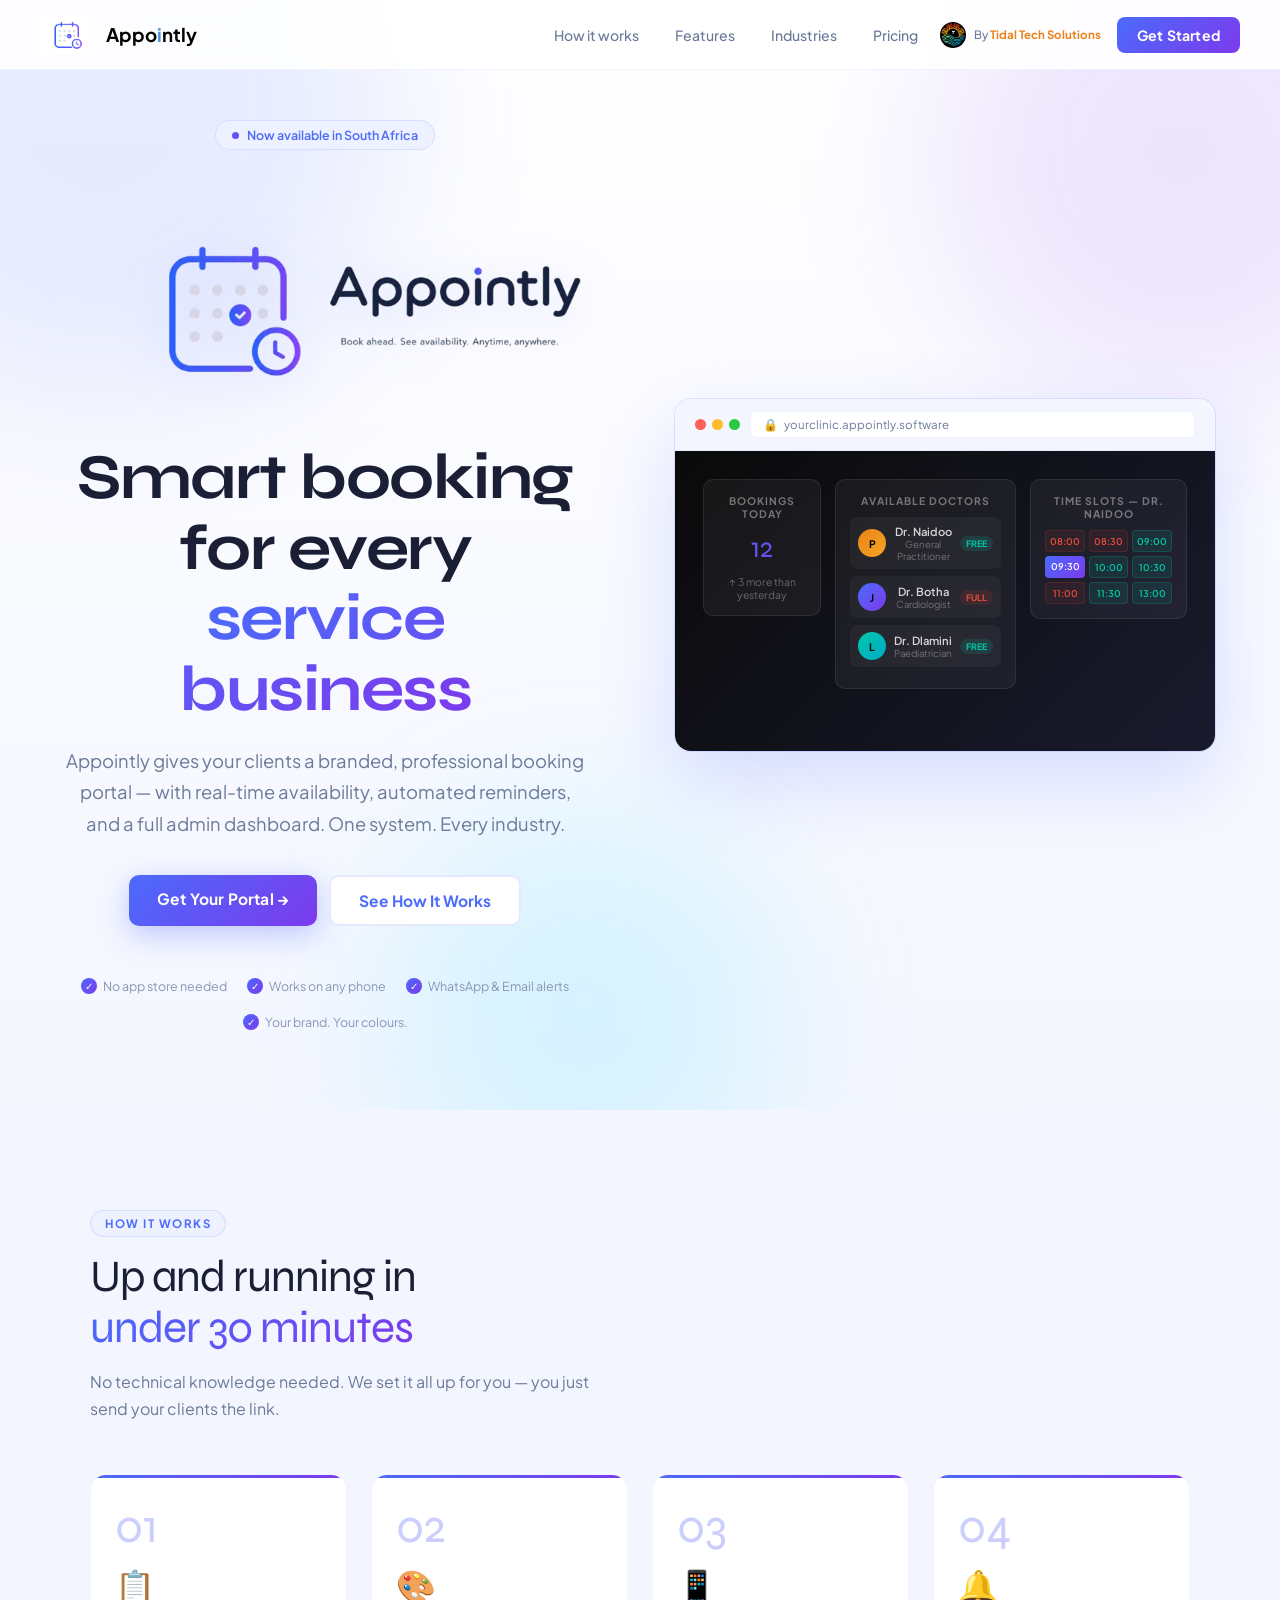
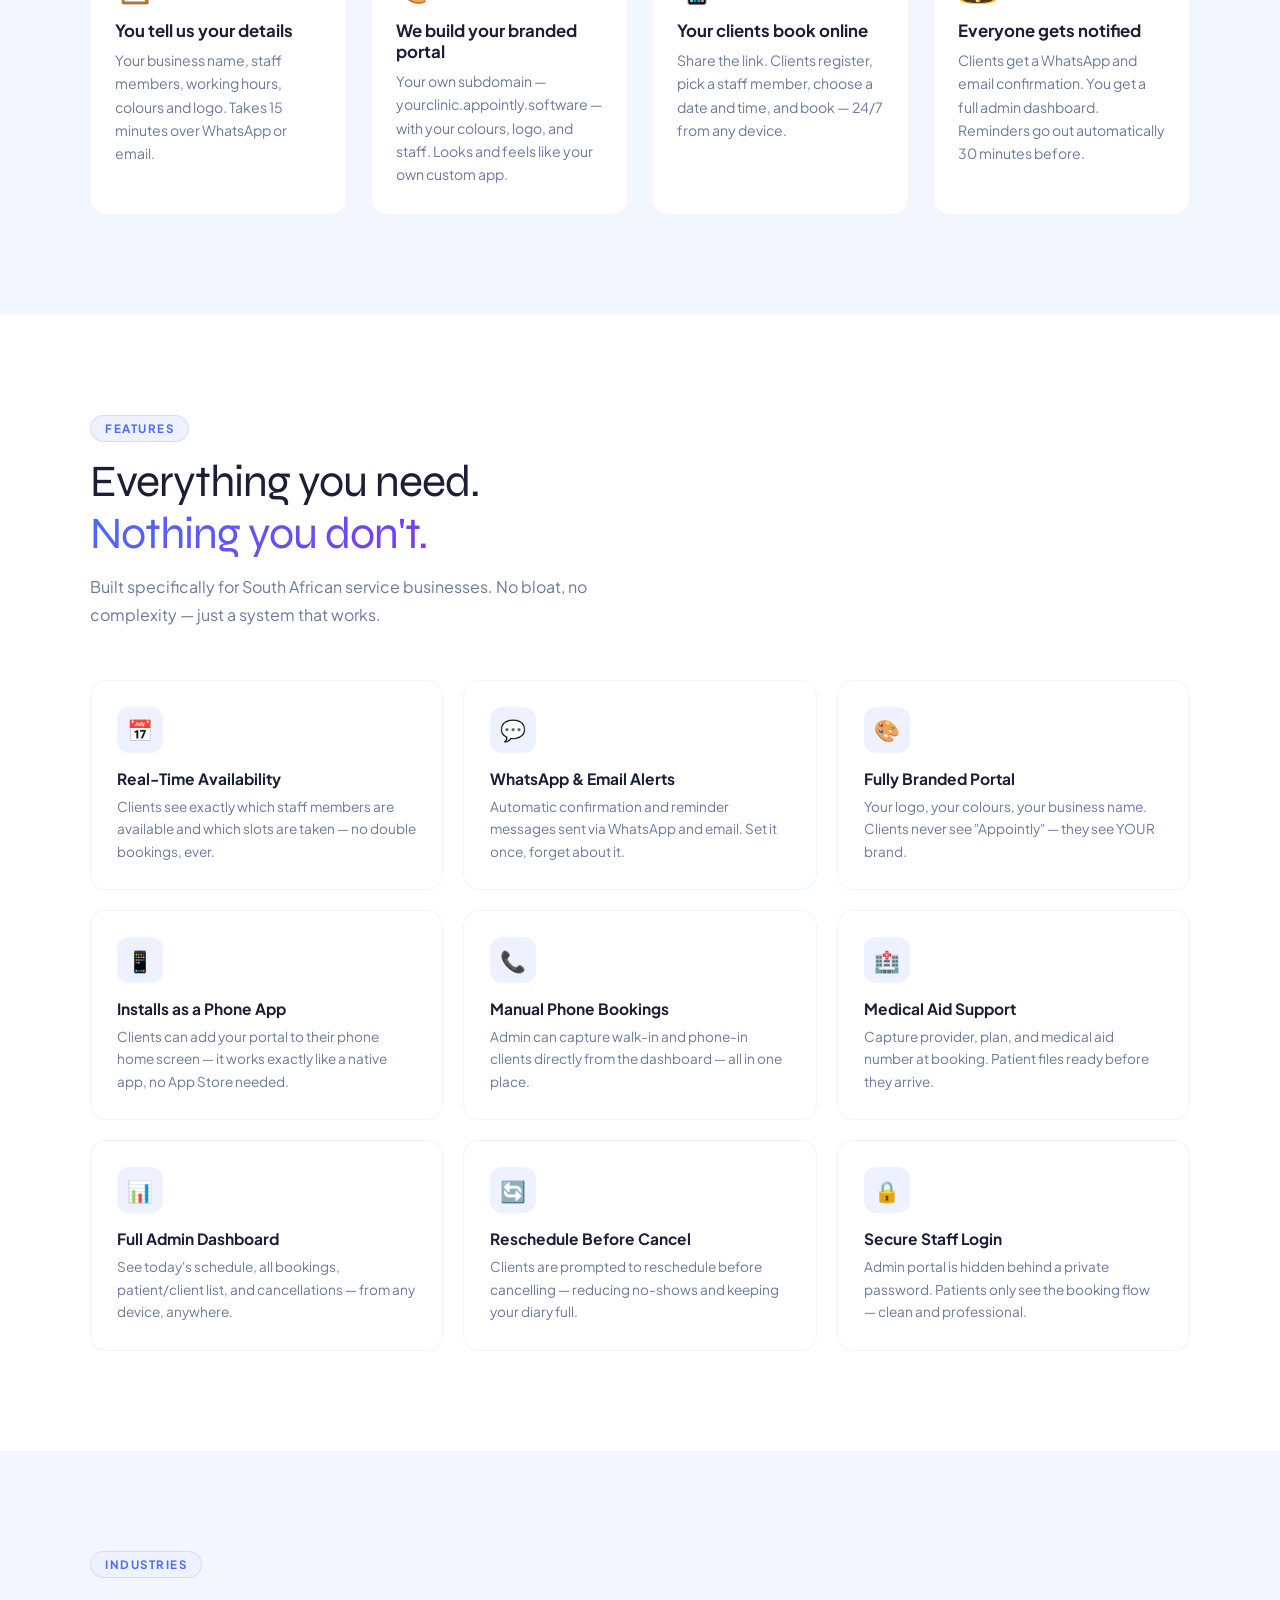
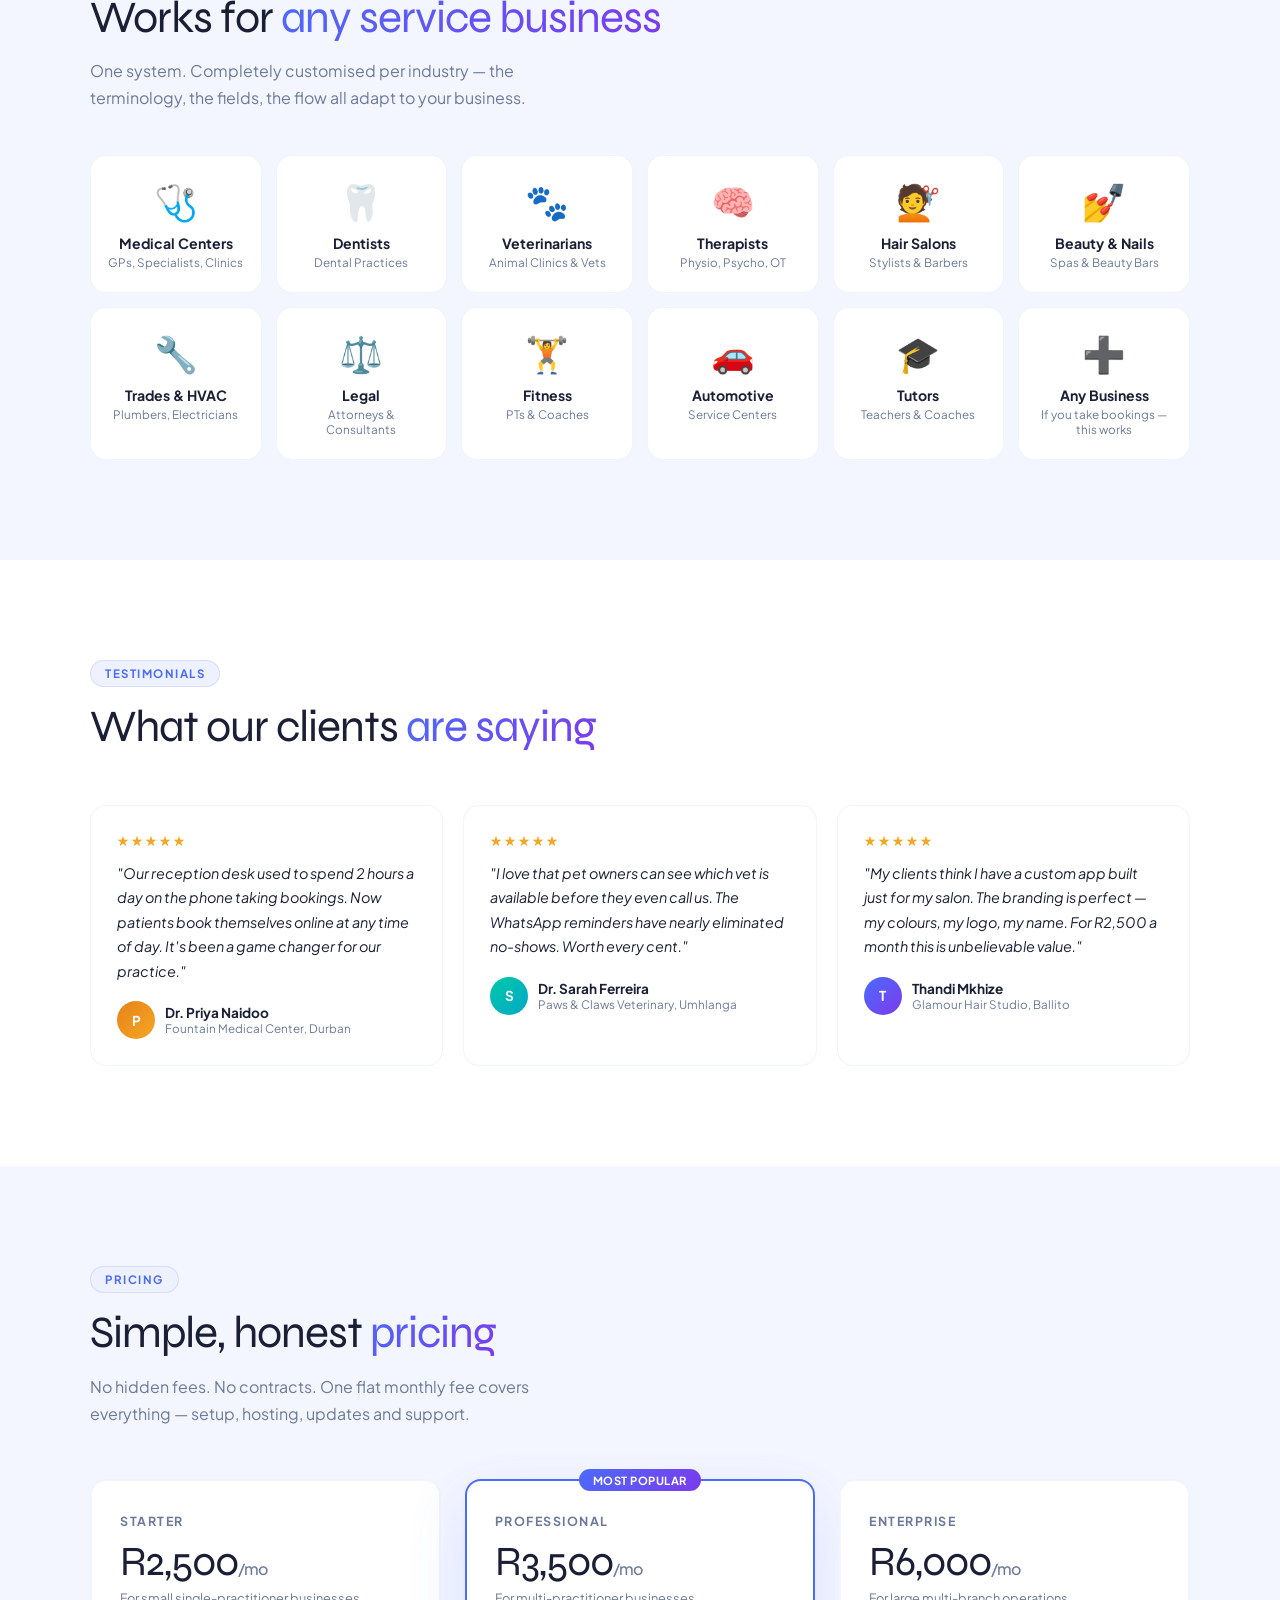
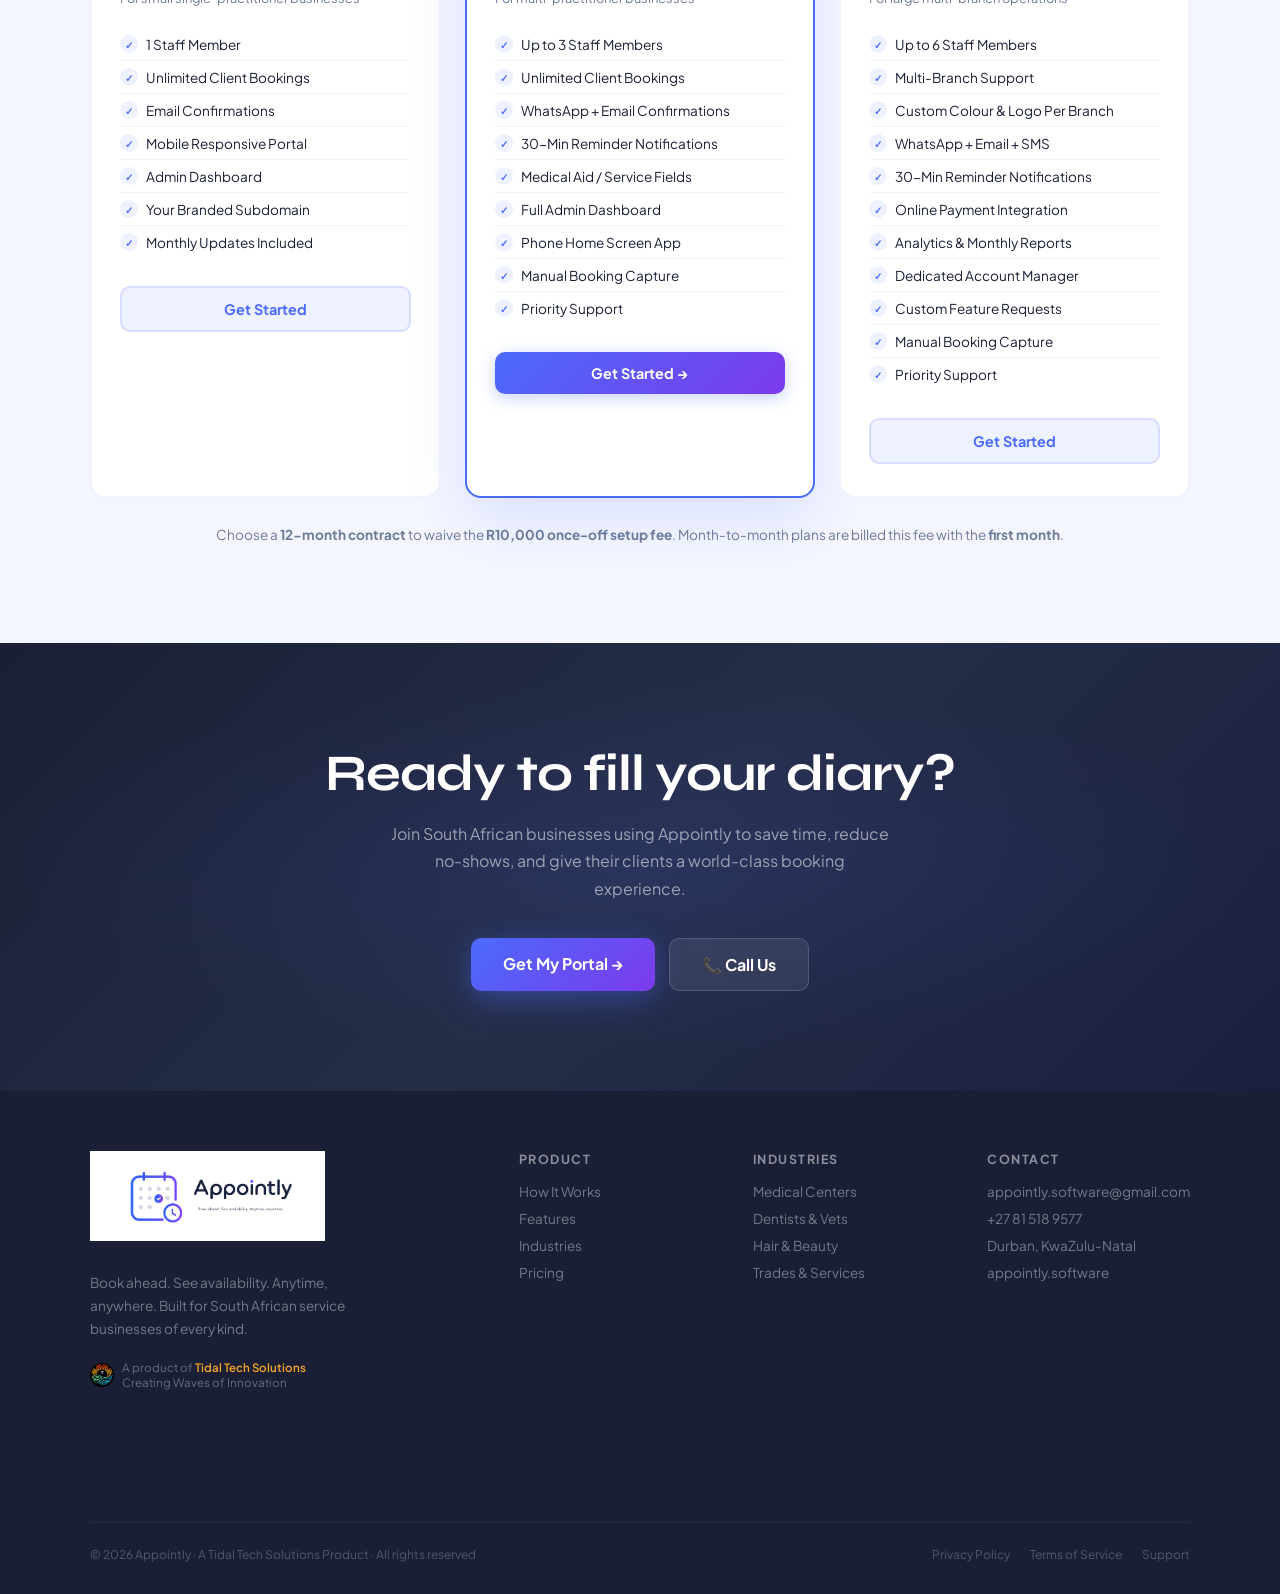
<file: index.htm>
<!DOCTYPE html>
<html lang="en">
<head>
<meta charset="UTF-8"/>
<meta name="viewport" content="width=device-width,initial-scale=1.0"/>
<meta name="description" content="Appointly — Smart booking software for every service business. Book ahead. See availability. Anytime, anywhere."/>
<title>Appointly — Book ahead. See availability. Anytime, anywhere.</title>
<link href="https://fonts.googleapis.com/css2?family=Plus+Jakarta+Sans:wght@300;400;500;600;700;800&family=Syne:wght@700;800&display=swap" rel="stylesheet"/>
<link rel="stylesheet" href="styles.css">
</head>
<!-- Load the reCAPTCHA API with your Site Key -->
<script src="https://google.com" async defer></script>




<body>

<!-- ── NAV ── -->
<nav>
  <a class="nav-logo" href="#">
    <!-- Add 'logo-icon' and 'logo-text' classes -->
    <img src="Appintly Calander logo.png" class="logo-icon"><h3 style="color: black;">Appo<span>i</span>ntly</h3>

</a>


  <div class="nav-links">
    <a class="nav-link" href="#how">How it works</a>
    <a class="nav-link" href="#features">Features</a>
    <a class="nav-link" href="#niches">Industries</a>
    <a class="nav-link" href="#pricing">Pricing</a>
    <div class="nav-tts">
      <img src="[data-uri]" alt="Tidal Tech Solutions"/>
      <div class="nav-tts-text">By <span>Tidal Tech Solutions</span></div>
    </div>
    <a class="nav-cta" href="#pricing">Get Started</a>
  </div>
</nav>

<!-- ── HERO ── -->
<section id="hero">
  <div class="hero-bg">
    <div class="hero-blob hero-blob-1"></div>
    <div class="hero-blob hero-blob-2"></div>
    <div class="hero-blob hero-blob-3"></div>
  </div>
  <div class="hero-content">
    <div class="hero-badge">
      <div class="hero-badge-dot"></div>
      Now available in South Africa
    </div>
    <img class="hero-logo" src="Appointly_long_logo-removebg-preview.png">
    <h1>Smart booking for every<br><span>service business</span></h1>
    <p class="hero-sub">Appointly gives your clients a branded, professional booking portal — with real-time availability, automated reminders, and a full admin dashboard. One system. Every industry.</p>
    <div class="hero-btns">
      <a class="btn-hero-primary" href="#pricing">Get Your Portal →</a>
      <a class="btn-hero-secondary" href="#how">See How It Works</a>
    </div>
    <div class="hero-trust">
      <div class="trust-item"><div class="trust-check">✓</div> No app store needed</div>
      <div class="trust-item"><div class="trust-check">✓</div> Works on any phone</div>
      <div class="trust-item"><div class="trust-check">✓</div> WhatsApp & Email alerts</div>
      <div class="trust-item"><div class="trust-check">✓</div> Your brand. Your colours.</div>
    </div>
  </div>

  <!-- Browser Mockup -->
  <div class="hero-mockup">
    <div class="mockup-browser">
      <div class="mockup-bar">
        <div class="mockup-dots">
          <div class="mockup-dot"></div>
          <div class="mockup-dot"></div>
          <div class="mockup-dot"></div>
        </div>
        <div class="mockup-url">
          <span class="mockup-url-lock">🔒</span>
          yourclinic.appointly.software
        </div>
      </div>
      <div class="mockup-screen">
        <div class="mockup-inner">
          <div class="mock-card">
            <div class="mock-card-title">Bookings Today</div>
            <div class="mock-stat">12</div>
            <div style="margin-top:10px;font-size:.65rem;color:rgba(255,255,255,0.35)">↑ 3 more than yesterday</div>
          </div>
          <div class="mock-card">
            <div class="mock-card-title">Available Doctors</div>
            <div class="mock-doc">
              <div class="mock-doc-av" style="background:linear-gradient(135deg,#e8821a,#f5a623)">P</div>
              <div class="mock-doc-info"><div class="mock-doc-name">Dr. Naidoo</div><div class="mock-doc-role">General Practitioner</div></div>
              <span class="mock-badge mock-badge-green">Free</span>
            </div>
            <div class="mock-doc">
              <div class="mock-doc-av" style="background:linear-gradient(135deg,#4B6BFB,#7C3AED)">J</div>
              <div class="mock-doc-info"><div class="mock-doc-name">Dr. Botha</div><div class="mock-doc-role">Cardiologist</div></div>
              <span class="mock-badge mock-badge-red">Full</span>
            </div>
            <div class="mock-doc">
              <div class="mock-doc-av" style="background:linear-gradient(135deg,#00c9a7,#00a8c8)">L</div>
              <div class="mock-doc-info"><div class="mock-doc-name">Dr. Dlamini</div><div class="mock-doc-role">Paediatrician</div></div>
              <span class="mock-badge mock-badge-green">Free</span>
            </div>
          </div>
          <div class="mock-card">
            <div class="mock-card-title">Time Slots — Dr. Naidoo</div>
            <div class="mock-slot-grid">
              <div class="mock-slot mock-slot-taken">08:00</div>
              <div class="mock-slot mock-slot-taken">08:30</div>
              <div class="mock-slot mock-slot-free">09:00</div>
              <div class="mock-slot mock-slot-sel">09:30</div>
              <div class="mock-slot mock-slot-free">10:00</div>
              <div class="mock-slot mock-slot-free">10:30</div>
              <div class="mock-slot mock-slot-taken">11:00</div>
              <div class="mock-slot mock-slot-free">11:30</div>
              <div class="mock-slot mock-slot-free">13:00</div>
            </div>
          </div>
        </div>
      </div>
    </div>
  </div>
</section>

<!-- ── HOW IT WORKS ── -->
<section id="how" class="section">
  <div class="container">
    <div class="section-badge">How It Works</div>
    <div class="section-title">Up and running in<br><span>under 30 minutes</span></div>
    <p class="section-sub">No technical knowledge needed. We set it all up for you — you just send your clients the link.</p>
    <div class="steps">
      <div class="step-card">
        <div class="step-num">01</div>
        <span class="step-icon">📋</span>
        <div class="step-title">You tell us your details</div>
        <p class="step-text">Your business name, staff members, working hours, colours and logo. Takes 15 minutes over WhatsApp or email.</p>
      </div>
      <div class="step-card">
        <div class="step-num">02</div>
        <span class="step-icon">🎨</span>
        <div class="step-title">We build your branded portal</div>
        <p class="step-text">Your own subdomain — yourclinic.appointly.software — with your colours, logo, and staff. Looks and feels like your own custom app.</p>
      </div>
      <div class="step-card">
        <div class="step-num">03</div>
        <span class="step-icon">📱</span>
        <div class="step-title">Your clients book online</div>
        <p class="step-text">Share the link. Clients register, pick a staff member, choose a date and time, and book — 24/7 from any device.</p>
      </div>
      <div class="step-card">
        <div class="step-num">04</div>
        <span class="step-icon">🔔</span>
        <div class="step-title">Everyone gets notified</div>
        <p class="step-text">Clients get a WhatsApp and email confirmation. You get a full admin dashboard. Reminders go out automatically 30 minutes before.</p>
      </div>
    </div>
  </div>
</section>

<!-- ── FEATURES ── -->
<section id="features" class="section" style="background:var(--white)">
  <div class="container">
    <div class="section-badge">Features</div>
    <div class="section-title">Everything you need.<br><span>Nothing you don't.</span></div>
    <p class="section-sub">Built specifically for South African service businesses. No bloat, no complexity — just a system that works.</p>
    <div class="features-grid">
      <div class="feature-card">
        <div class="feature-icon">📅</div>
        <div class="feature-title">Real-Time Availability</div>
        <p class="feature-text">Clients see exactly which staff members are available and which slots are taken — no double bookings, ever.</p>
      </div>
      <div class="feature-card">
        <div class="feature-icon">💬</div>
        <div class="feature-title">WhatsApp & Email Alerts</div>
        <p class="feature-text">Automatic confirmation and reminder messages sent via WhatsApp and email. Set it once, forget about it.</p>
      </div>
      <div class="feature-card">
        <div class="feature-icon">🎨</div>
        <div class="feature-title">Fully Branded Portal</div>
        <p class="feature-text">Your logo, your colours, your business name. Clients never see "Appointly" — they see YOUR brand.</p>
      </div>
      <div class="feature-card">
        <div class="feature-icon">📱</div>
        <div class="feature-title">Installs as a Phone App</div>
        <p class="feature-text">Clients can add your portal to their phone home screen — it works exactly like a native app, no App Store needed.</p>
      </div>
      <div class="feature-card">
        <div class="feature-icon">📞</div>
        <div class="feature-title">Manual Phone Bookings</div>
        <p class="feature-text">Admin can capture walk-in and phone-in clients directly from the dashboard — all in one place.</p>
      </div>
      <div class="feature-card">
        <div class="feature-icon">🏥</div>
        <div class="feature-title">Medical Aid Support</div>
        <p class="feature-text">Capture provider, plan, and medical aid number at booking. Patient files ready before they arrive.</p>
      </div>
      <div class="feature-card">
        <div class="feature-icon">📊</div>
        <div class="feature-title">Full Admin Dashboard</div>
        <p class="feature-text">See today's schedule, all bookings, patient/client list, and cancellations — from any device, anywhere.</p>
      </div>
      <div class="feature-card">
        <div class="feature-icon">🔄</div>
        <div class="feature-title">Reschedule Before Cancel</div>
        <p class="feature-text">Clients are prompted to reschedule before cancelling — reducing no-shows and keeping your diary full.</p>
      </div>
      <div class="feature-card">
        <div class="feature-icon">🔒</div>
        <div class="feature-title">Secure Staff Login</div>
        <p class="feature-text">Admin portal is hidden behind a private password. Patients only see the booking flow — clean and professional.</p>
      </div>
    </div>
  </div>
</section>

<!-- ── NICHES ── -->
<section id="niches" class="section">
  <div class="container">
    <div class="section-badge">Industries</div>
    <div class="section-title">Works for <span>any service business</span></div>
    <p class="section-sub">One system. Completely customised per industry — the terminology, the fields, the flow all adapt to your business.</p>
    <div class="niches-grid">
      <div class="niche-card"><span class="niche-icon">🩺</span><div class="niche-title">Medical Centers</div><div class="niche-sub">GPs, Specialists, Clinics</div></div>
      <div class="niche-card"><span class="niche-icon">🦷</span><div class="niche-title">Dentists</div><div class="niche-sub">Dental Practices</div></div>
      <div class="niche-card"><span class="niche-icon">🐾</span><div class="niche-title">Veterinarians</div><div class="niche-sub">Animal Clinics & Vets</div></div>
      <div class="niche-card"><span class="niche-icon">🧠</span><div class="niche-title">Therapists</div><div class="niche-sub">Physio, Psycho, OT</div></div>
      <div class="niche-card"><span class="niche-icon">💇</span><div class="niche-title">Hair Salons</div><div class="niche-sub">Stylists & Barbers</div></div>
      <div class="niche-card"><span class="niche-icon">💅</span><div class="niche-title">Beauty & Nails</div><div class="niche-sub">Spas & Beauty Bars</div></div>
      <div class="niche-card"><span class="niche-icon">🔧</span><div class="niche-title">Trades & HVAC</div><div class="niche-sub">Plumbers, Electricians</div></div>
      <div class="niche-card"><span class="niche-icon">⚖️</span><div class="niche-title">Legal</div><div class="niche-sub">Attorneys & Consultants</div></div>
      <div class="niche-card"><span class="niche-icon">🏋️</span><div class="niche-title">Fitness</div><div class="niche-sub">PTs & Coaches</div></div>
      <div class="niche-card"><span class="niche-icon">🚗</span><div class="niche-title">Automotive</div><div class="niche-sub">Service Centers</div></div>
      <div class="niche-card"><span class="niche-icon">🎓</span><div class="niche-title">Tutors</div><div class="niche-sub">Teachers & Coaches</div></div>
      <div class="niche-card"><span class="niche-icon">➕</span><div class="niche-title">Any Business</div><div class="niche-sub">If you take bookings — this works</div></div>
    </div>
  </div>
</section>

<!-- ── TESTIMONIALS ── -->
<section class="section" style="background:var(--white)">
  <div class="container">
    <div class="section-badge">Testimonials</div>
    <div class="section-title">What our clients <span>are saying</span></div>
    <div class="testimonials">
      <div class="testi-card">
        <div class="testi-stars">★★★★★</div>
        <p class="testi-text">"Our reception desk used to spend 2 hours a day on the phone taking bookings. Now patients book themselves online at any time of day. It's been a game changer for our practice."</p>
        <div class="testi-author">
          <div class="testi-av" style="background:linear-gradient(135deg,#e8821a,#f5a623)">P</div>
          <div><div class="testi-name">Dr. Priya Naidoo</div><div class="testi-role">Fountain Medical Center, Durban</div></div>
        </div>
      </div>
      <div class="testi-card">
        <div class="testi-stars">★★★★★</div>
        <p class="testi-text">"I love that pet owners can see which vet is available before they even call us. The WhatsApp reminders have nearly eliminated no-shows. Worth every cent."</p>
        <div class="testi-author">
          <div class="testi-av" style="background:linear-gradient(135deg,#00c9a7,#00a8c8)">S</div>
          <div><div class="testi-name">Dr. Sarah Ferreira</div><div class="testi-role">Paws & Claws Veterinary, Umhlanga</div></div>
        </div>
      </div>
      <div class="testi-card">
        <div class="testi-stars">★★★★★</div>
        <p class="testi-text">"My clients think I have a custom app built just for my salon. The branding is perfect — my colours, my logo, my name. For R2,500 a month this is unbelievable value."</p>
        <div class="testi-author">
          <div class="testi-av" style="background:linear-gradient(135deg,#4B6BFB,#7C3AED)">T</div>
          <div><div class="testi-name">Thandi Mkhize</div><div class="testi-role">Glamour Hair Studio, Ballito</div></div>
        </div>
      </div>
    </div>
  </div>
  
</section>

<!-- ── PRICING ── -->
<section id="pricing" class="section" style="background:var(--light)">
  <div class="container">
    <div class="section-badge">Pricing</div>
    <div class="section-title">Simple, honest <span>pricing</span></div>
    <p class="section-sub">No hidden fees. No contracts. One flat monthly fee covers everything — setup, hosting, updates and support.</p>
    <div class="pricing-grid">
      <div class="price-card">
        <div class="price-name">Starter</div>
        <div class="price-amount">R2,500<span>/mo</span></div>
        <div class="price-period">For small single-practitioner businesses</div>
        <ul class="price-features">
          <li>1 Staff Member</li>
          <li>Unlimited Client Bookings</li>
          <li>Email Confirmations</li>
          <li>Mobile Responsive Portal</li>
          <li>Admin Dashboard</li>
          <li>Your Branded Subdomain</li>
          <li>Monthly Updates Included</li>
        </ul>
        <a href="mailto:appointly.software@gmail.com?subject=Appointly Starter Plan" class="price-cta price-cta-secondary">Get Started</a>
      </div>
      <div class="price-card featured">
        <div class="price-badge">Most Popular</div>
        <div class="price-name">Professional</div>
        <div class="price-amount">R3,500<span>/mo</span></div>
        <div class="price-period">For multi-practitioner businesses</div>
        <ul class="price-features">
          <li>Up to 3 Staff Members</li>
          <li>Unlimited Client Bookings</li>
          <li>WhatsApp + Email Confirmations</li>
          <li>30-Min Reminder Notifications</li>
          <li>Medical Aid / Service Fields</li>
          <li>Full Admin Dashboard</li>
          <li>Phone Home Screen App</li>
          <li>Manual Booking Capture</li>
          <li>Priority Support</li>
        </ul>
        <a href="mailto:appointly.software@gmail.com?subject=Appointly Professional Plan" class="price-cta price-cta-primary">Get Started →</a>
      </div>
      <div class="price-card">
        <div class="price-name">Enterprise</div>
        <div class="price-amount">R6,000<span>/mo</span></div>
        <div class="price-period">For large multi-branch operations</div>
        <ul class="price-features">
          <li>Up to 6 Staff Members</li>
          <li>Multi-Branch Support</li>
          <li>Custom Colour & Logo Per Branch</li>
          <li>WhatsApp + Email + SMS</li>
          <li>30-Min Reminder Notifications</li>
          <li>Online Payment Integration</li>
          <li>Analytics & Monthly Reports</li>
          <li>Dedicated Account Manager</li>
          <li>Custom Feature Requests</li>
          <li>Manual Booking Capture</li>
          <li>Priority Support</li>
        </ul>
        <a href="mailto:appointly.software@gmail.com?subject=Appointly Enterprise Plan" class="price-cta price-cta-secondary">Get Started</a>
      </div>
    </div>
    <p style="text-align:center;margin-top:28px;font-size:.85rem;color:var(--muted)">
      Choose a <strong>12-month contract</strong> to waive the <strong>R10,000 once-off setup fee</strong>.
      Month-to-month plans are billed this fee with the <strong>first month</strong>.
    </p>
  </div>
</section>

<!-- ── CTA ── -->
<section id="cta">
  <div class="container" style="text-align:center">
    <h2>Ready to fill your diary?</h2>
    <p>Join South African businesses using Appointly to save time, reduce no-shows, and give their clients a world-class booking experience.</p>
    <div class="cta-btns">
      <a class="btn-cta-main" href="mailto:appointly.software@gmail.com?subject=I want Appointly for my business">Get My Portal →</a>
      <a class="btn-cta-ghost" href="tel:+27 81 518 9577">📞 Call Us</a>
    </div>
  </div>
</section>

<!-- ── FOOTER ── -->
<footer>
  <div class="footer-inner">
    <div class="footer-top">
      <div class="footer-brand">
        <img class="footer-appt-logo" src="Appointly long logo.png">
        <p>Book ahead. See availability. Anytime, anywhere. Built for South African service businesses of every kind.</p>
        <div class="footer-tts">
          <img src="[data-uri]" alt="Tidal Tech Solutions"/>
          <div class="footer-tts-text">A product of <span>Tidal Tech Solutions</span><br>Creating Waves of Innovation</div>
        </div>
      </div>
      <div class="footer-col">
        <h4>Product</h4>
        <a href="#how">How It Works</a>
        <a href="#features">Features</a>
        <a href="#niches">Industries</a>
        <a href="#pricing">Pricing</a>
      </div>
      <div class="footer-col">
        <h4>Industries</h4>
        <a href="#">Medical Centers</a>
        <a href="#">Dentists & Vets</a>
        <a href="#">Hair & Beauty</a>
        <a href="#">Trades & Services</a>
      </div>
      <div class="footer-col">
        <h4>Contact</h4>
        <a href="mailto:appointly.software@gmail.com">appointly.software@gmail.com</a>
        <a href="tel:+27815189577">+27 81 518 9577</a>
        <a href="#">Durban, KwaZulu-Natal</a>
        <a href="https://appointly.software">appointly.software</a>
      </div>
      <script src="script.js"></script>
 <div class="g-recaptcha" data-sitekey="6LcbQc0sAAAAAKO4gYrvcT90hlN4DsldhUlKfrGy"></div>
      
    </div>
    <div class="footer-bottom">
      <div class="footer-copy">© 2026 Appointly · A Tidal Tech Solutions Product · All rights reserved</div>
      <div class="footer-legal">
        <a href="#">Privacy Policy</a>
        <a href="#">Terms of Service</a>
        <a href="#">Support</a>
      </div>
    </div>
  </div>
</footer>

<!-- This is the background overlay -->
<div id="captcha-modal" class="modal-overlay">
    <!-- This is the actual pop-up box -->
    <div class="modal-content">
        <h3>Security Check</h3>
        <p>Please verify you are human to continue.</p>
        
        <form id="contact-form">
            <div class="g-recaptcha" data-sitekey="6LcbQc0sAAAAAKO4gYrvcT90hlN4DsldhUlKfrGy"></div>
            <button type="submit" class="submit-btn">Submit</button>
        </form>
    </div>
</div>


</body>
</html>
</file>
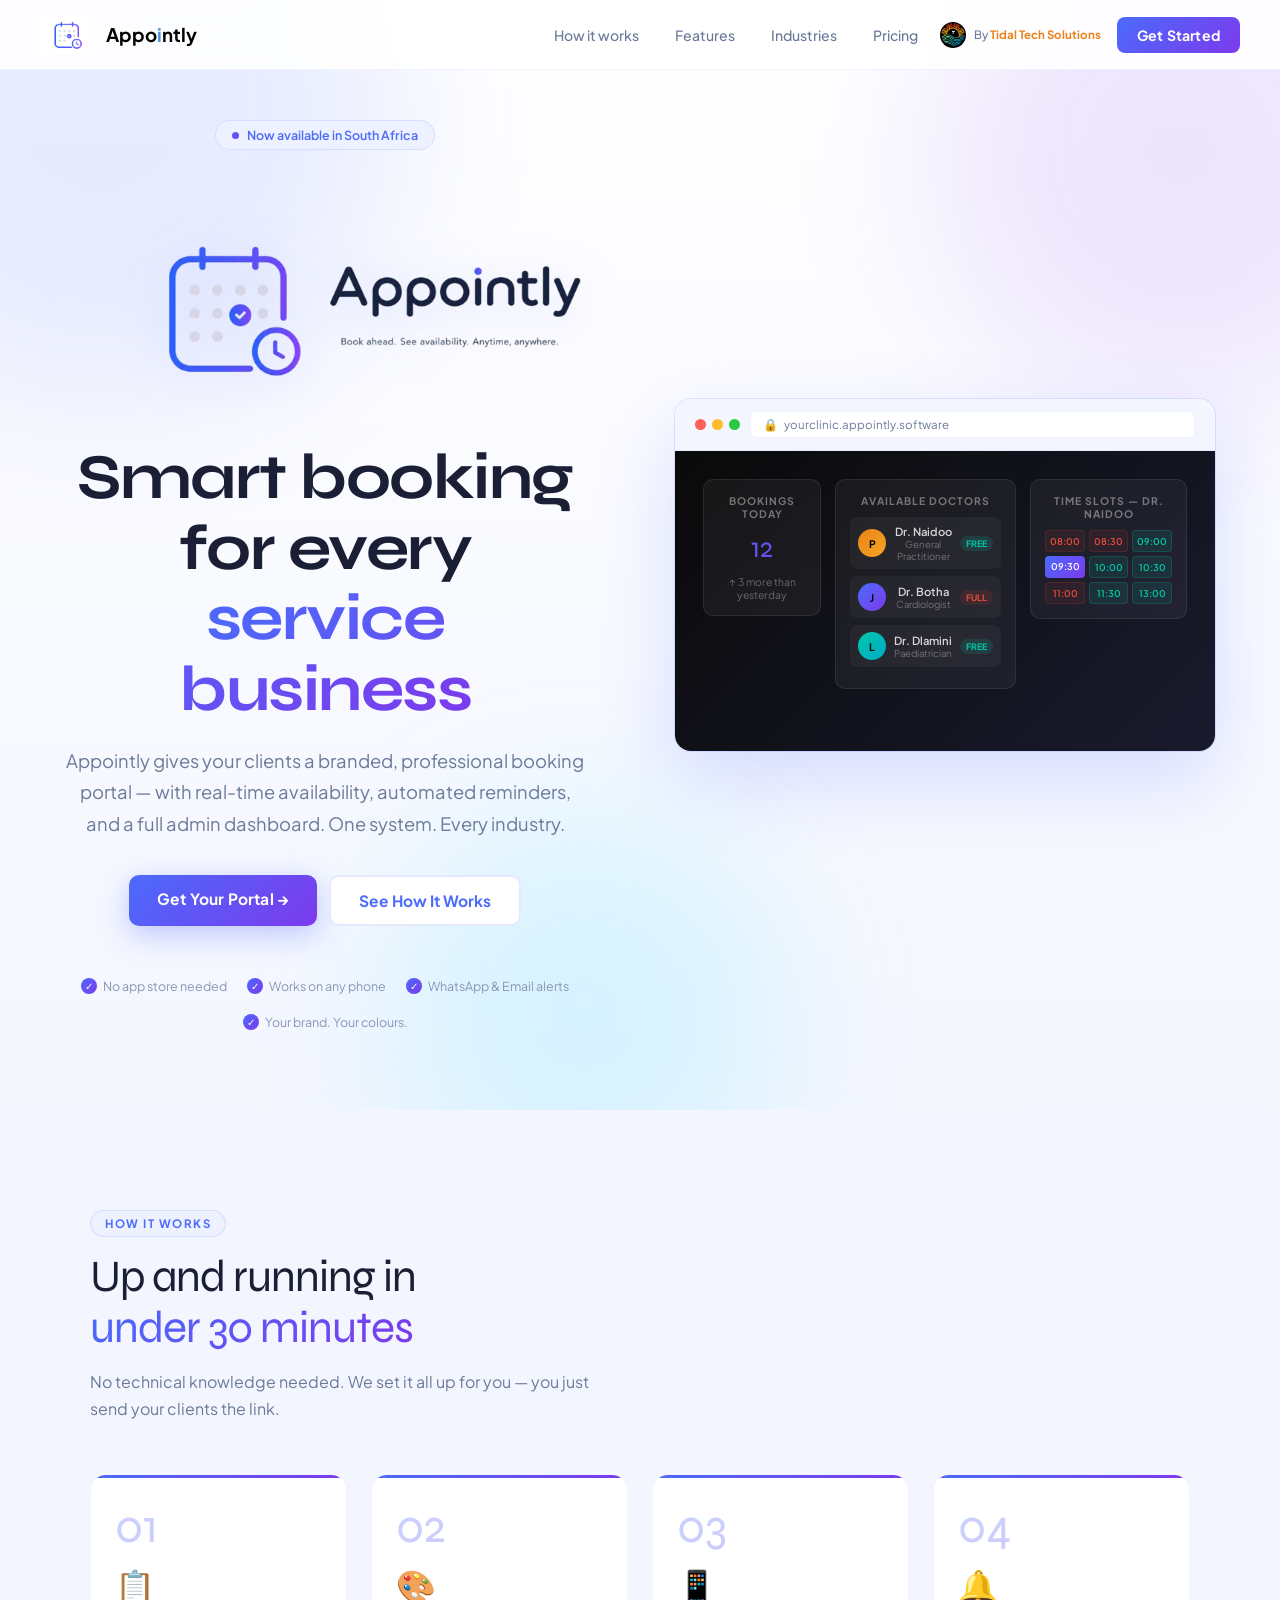
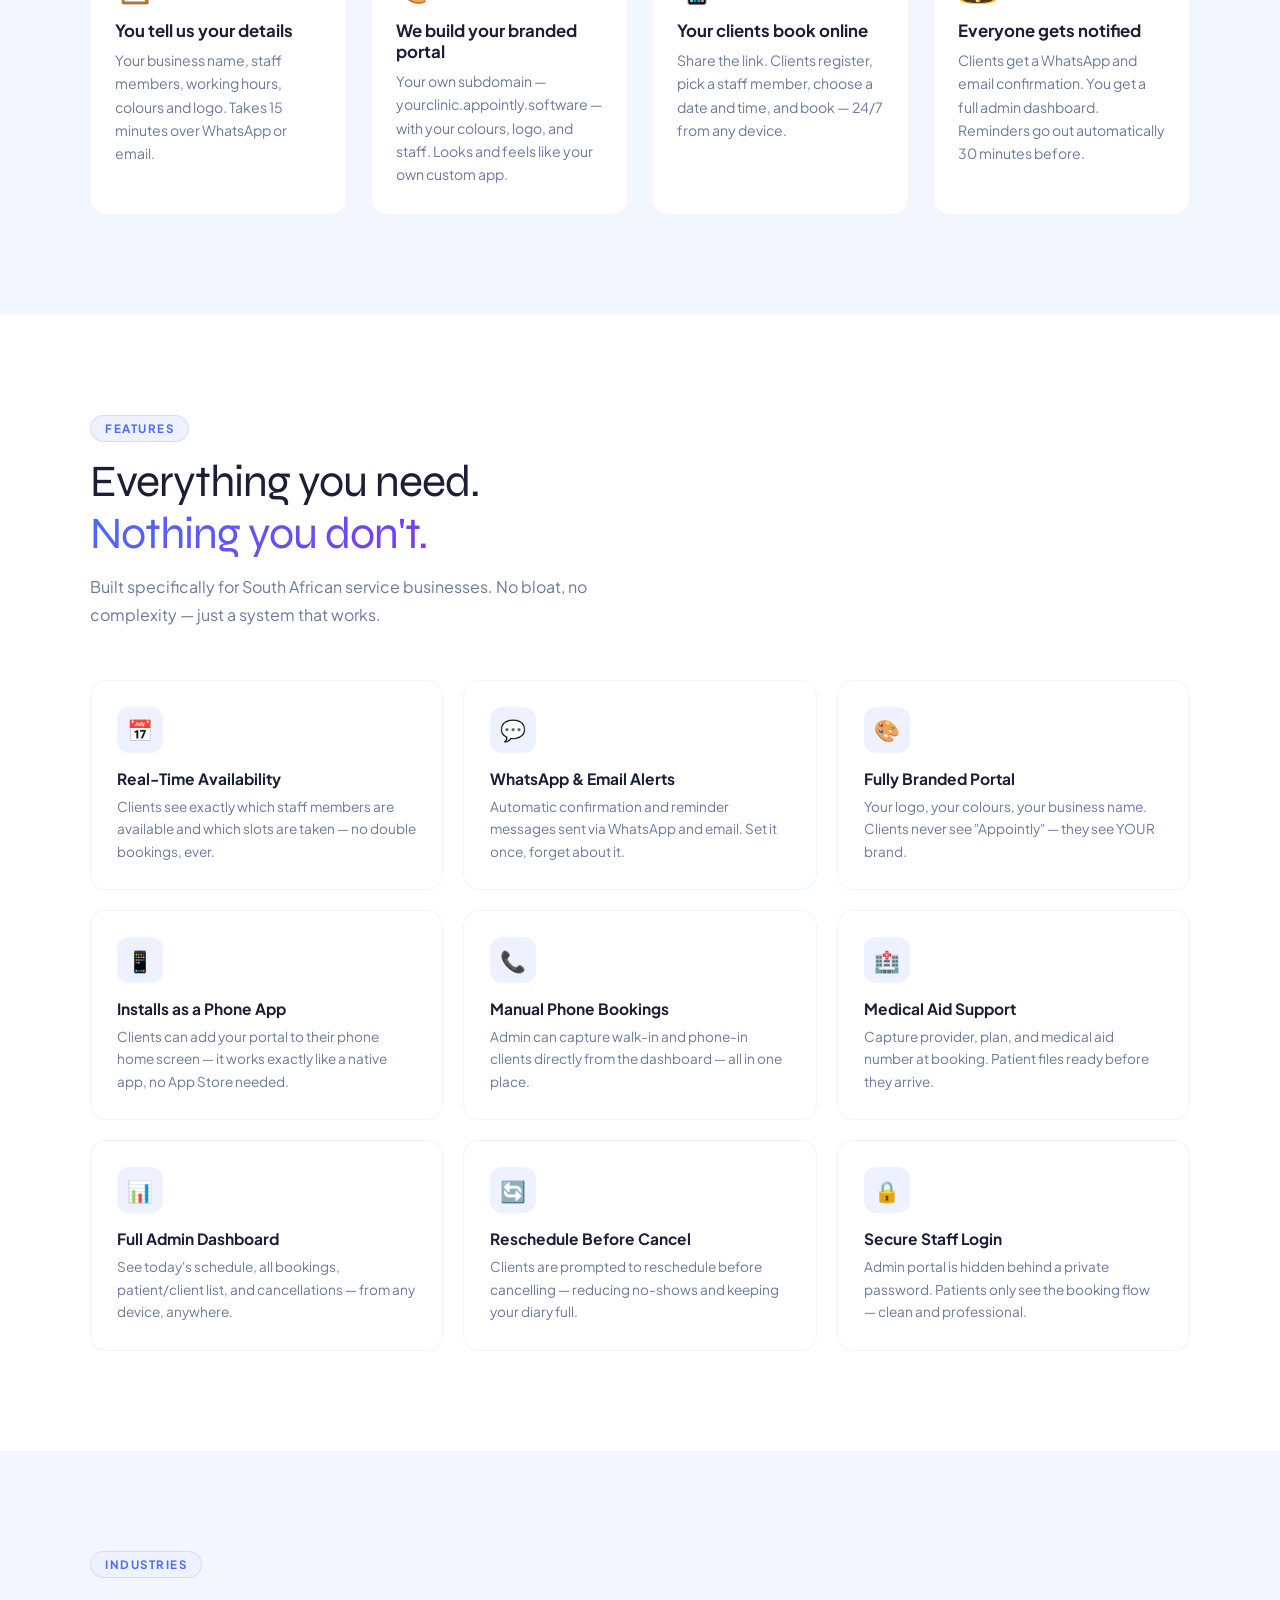
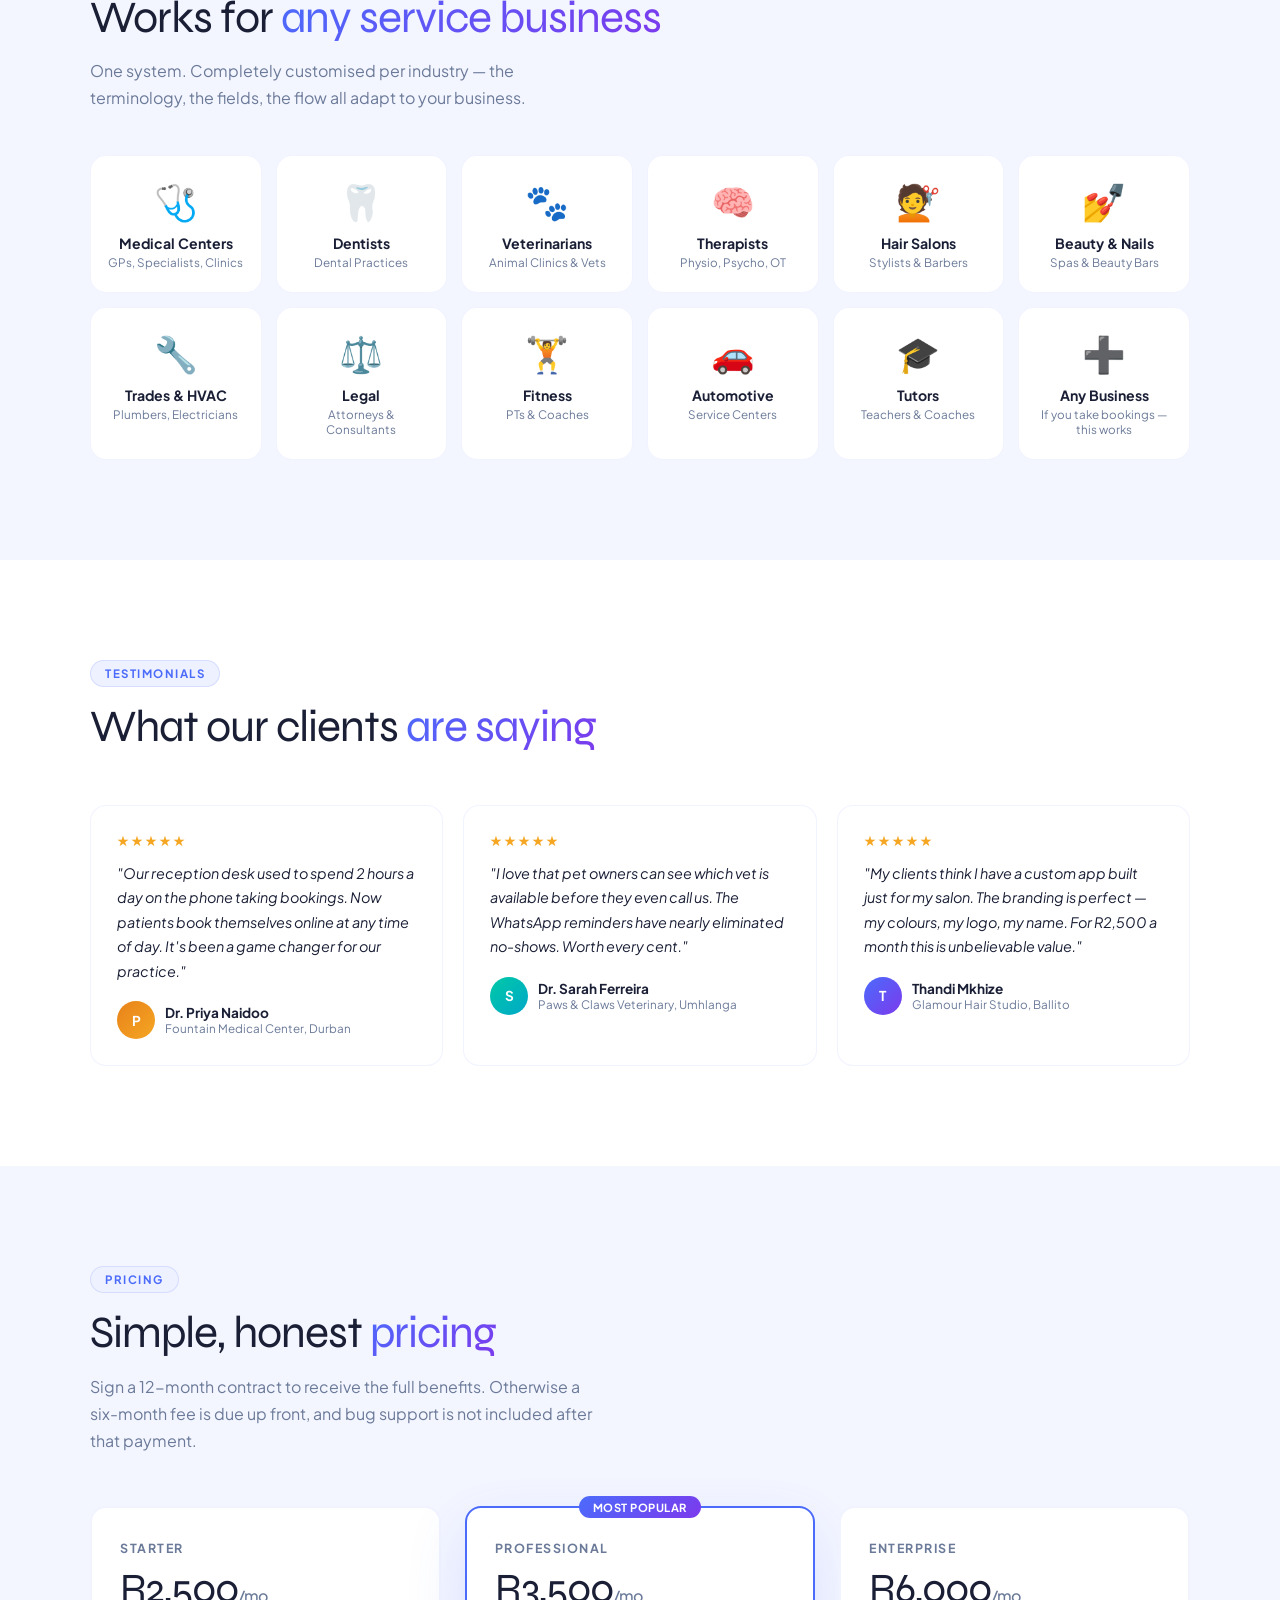
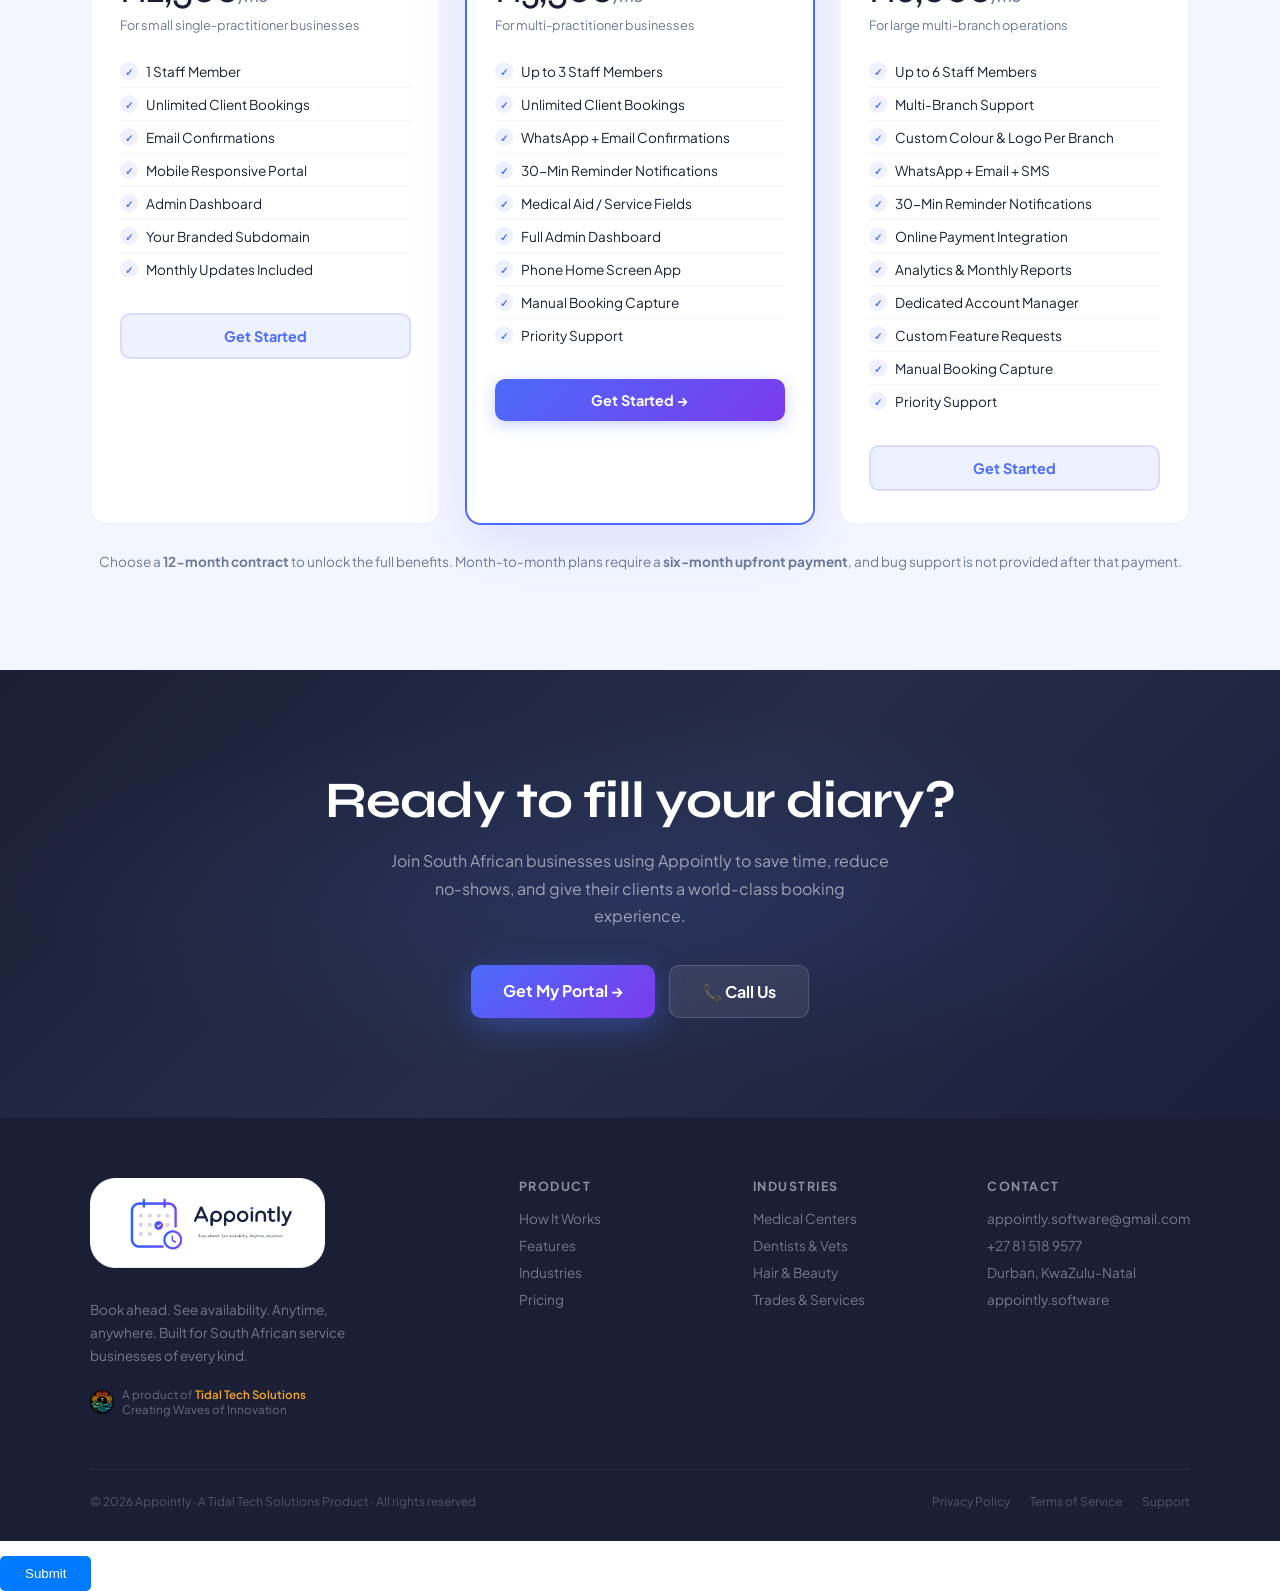
<file: index.html>
<!DOCTYPE html>
<html lang="en">
<head>
<meta charset="UTF-8"/>
<meta name="viewport" content="width=device-width,initial-scale=1.0"/>
<meta name="description" content="Appointly — Smart booking software for every service business. Book ahead. See availability. Anytime, anywhere."/>
<title>Appointly — Book ahead. See availability. Anytime, anywhere.</title>
<link href="https://fonts.googleapis.com/css2?family=Plus+Jakarta+Sans:wght@300;400;500;600;700;800&family=Syne:wght@700;800&display=swap" rel="stylesheet"/>
<link rel="stylesheet" href="styles.css">
<link rel="icon" type="image/png" href="https://github.com/MelissaNell1997/Appointly-website/blob/main/Pictures/Appintly_Calander_logo-removebg-preview.png">
</head>




<body>

<!-- ── NAV ── -->
<nav>
  <a class="nav-logo" href="#">
    <!-- Add 'logo-icon' and 'logo-text' classes -->
    <img src="Pictures/Appintly%20Calander%20logo.png" class="logo-icon"><h3 style="color: black;">Appo<span>i</span>ntly</h3>

</a>


  <button class="nav-hamburger" id="nav-hamburger" aria-label="Open menu">
    <span></span><span></span><span></span>
  </button>

  <div class="nav-links">
    <a class="nav-link" href="#how">How it works</a>
    <a class="nav-link" href="#features">Features</a>
    <a class="nav-link" href="#niches">Industries</a>
    <a class="nav-link" href="#pricing">Pricing</a>
    <div class="nav-tts">
      <img src="[data-uri]" alt="Tidal Tech Solutions"/>
      <div class="nav-tts-text">By <span>Tidal Tech Solutions</span></div>
    </div>
    <a class="nav-cta" href="#pricing">Get Started</a>
  </div>
</nav>

<!-- ── MOBILE NAV MENU ── -->
<div class="mobile-nav" id="mobile-nav">
  <a href="#how">How it works</a>
  <a href="#features">Features</a>
  <a href="#niches">Industries</a>
  <a href="#pricing">Pricing</a>
  <a class="mobile-nav-cta" href="#pricing">Get Started</a>
</div>

<!-- ── HERO ── -->
<section id="hero">
  <div class="hero-bg">
    <div class="hero-blob hero-blob-1"></div>
    <div class="hero-blob hero-blob-2"></div>
    <div class="hero-blob hero-blob-3"></div>
  </div>
  <div class="hero-content">
    <div class="hero-badge">
      <div class="hero-badge-dot"></div>
      Now available in South Africa
    </div>
    <img class="hero-logo" src="Pictures/Appointly_long_logo-removebg-preview.png">
    <h1>Smart booking for every<br><span>service business</span></h1>
    <p class="hero-sub">Appointly gives your clients a branded, professional booking portal — with real-time availability, automated reminders, and a full admin dashboard. One system. Every industry.</p>
    <div class="hero-btns">
      <a class="btn-hero-primary" href="#pricing">Get Your Portal →</a>
      <a class="btn-hero-secondary" href="#how">See How It Works</a>
    </div>
    <div class="hero-trust">
      <div class="trust-item"><div class="trust-check">✓</div> No app store needed</div>
      <div class="trust-item"><div class="trust-check">✓</div> Works on any phone</div>
      <div class="trust-item"><div class="trust-check">✓</div> WhatsApp & Email alerts</div>
      <div class="trust-item"><div class="trust-check">✓</div> Your brand. Your colours.</div>
    </div>
  </div>

  <!-- Browser Mockup -->
  <div class="hero-mockup">
    <div class="mockup-browser">
      <div class="mockup-bar">
        <div class="mockup-dots">
          <div class="mockup-dot"></div>
          <div class="mockup-dot"></div>
          <div class="mockup-dot"></div>
        </div>
        <div class="mockup-url">
          <span class="mockup-url-lock">🔒</span>
          yourclinic.appointly.software
        </div>
      </div>
      <div class="mockup-screen">
        <div class="mockup-inner">
          <div class="mock-card">
            <div class="mock-card-title">Bookings Today</div>
            <div class="mock-stat">12</div>
            <div style="margin-top:10px;font-size:.65rem;color:rgba(255,255,255,0.35)">↑ 3 more than yesterday</div>
          </div>
          <div class="mock-card">
            <div class="mock-card-title">Available Doctors</div>
            <div class="mock-doc">
              <div class="mock-doc-av" style="background:linear-gradient(135deg,#e8821a,#f5a623)">P</div>
              <div class="mock-doc-info"><div class="mock-doc-name">Dr. Naidoo</div><div class="mock-doc-role">General Practitioner</div></div>
              <span class="mock-badge mock-badge-green">Free</span>
            </div>
            <div class="mock-doc">
              <div class="mock-doc-av" style="background:linear-gradient(135deg,#4B6BFB,#7C3AED)">J</div>
              <div class="mock-doc-info"><div class="mock-doc-name">Dr. Botha</div><div class="mock-doc-role">Cardiologist</div></div>
              <span class="mock-badge mock-badge-red">Full</span>
            </div>
            <div class="mock-doc">
              <div class="mock-doc-av" style="background:linear-gradient(135deg,#00c9a7,#00a8c8)">L</div>
              <div class="mock-doc-info"><div class="mock-doc-name">Dr. Dlamini</div><div class="mock-doc-role">Paediatrician</div></div>
              <span class="mock-badge mock-badge-green">Free</span>
            </div>
          </div>
          <div class="mock-card">
            <div class="mock-card-title">Time Slots — Dr. Naidoo</div>
            <div class="mock-slot-grid">
              <div class="mock-slot mock-slot-taken">08:00</div>
              <div class="mock-slot mock-slot-taken">08:30</div>
              <div class="mock-slot mock-slot-free">09:00</div>
              <div class="mock-slot mock-slot-sel">09:30</div>
              <div class="mock-slot mock-slot-free">10:00</div>
              <div class="mock-slot mock-slot-free">10:30</div>
              <div class="mock-slot mock-slot-taken">11:00</div>
              <div class="mock-slot mock-slot-free">11:30</div>
              <div class="mock-slot mock-slot-free">13:00</div>
            </div>
          </div>
        </div>
      </div>
    </div>
  </div>
</section>

<!-- ── HOW IT WORKS ── -->
<section id="how" class="section">
  <div class="container">
    <div class="section-badge">How It Works</div>
    <div class="section-title">Up and running in<br><span>under 30 minutes</span></div>
    <p class="section-sub">No technical knowledge needed. We set it all up for you — you just send your clients the link.</p>
    <div class="steps">
      <div class="step-card">
        <div class="step-num">01</div>
        <span class="step-icon">📋</span>
        <div class="step-title">You tell us your details</div>
        <p class="step-text">Your business name, staff members, working hours, colours and logo. Takes 15 minutes over WhatsApp or email.</p>
      </div>
      <div class="step-card">
        <div class="step-num">02</div>
        <span class="step-icon">🎨</span>
        <div class="step-title">We build your branded portal</div>
        <p class="step-text">Your own subdomain — yourclinic.appointly.software — with your colours, logo, and staff. Looks and feels like your own custom app.</p>
      </div>
      <div class="step-card">
        <div class="step-num">03</div>
        <span class="step-icon">📱</span>
        <div class="step-title">Your clients book online</div>
        <p class="step-text">Share the link. Clients register, pick a staff member, choose a date and time, and book — 24/7 from any device.</p>
      </div>
      <div class="step-card">
        <div class="step-num">04</div>
        <span class="step-icon">🔔</span>
        <div class="step-title">Everyone gets notified</div>
        <p class="step-text">Clients get a WhatsApp and email confirmation. You get a full admin dashboard. Reminders go out automatically 30 minutes before.</p>
      </div>
    </div>
  </div>
</section>

<!-- ── FEATURES ── -->
<section id="features" class="section" style="background:var(--white)">
  <div class="container">
    <div class="section-badge">Features</div>
    <div class="section-title">Everything you need.<br><span>Nothing you don't.</span></div>
    <p class="section-sub">Built specifically for South African service businesses. No bloat, no complexity — just a system that works.</p>
    <div class="features-grid">
      <div class="feature-card">
        <div class="feature-icon">📅</div>
        <div class="feature-title">Real-Time Availability</div>
        <p class="feature-text">Clients see exactly which staff members are available and which slots are taken — no double bookings, ever.</p>
      </div>
      <div class="feature-card">
        <div class="feature-icon">💬</div>
        <div class="feature-title">WhatsApp & Email Alerts</div>
        <p class="feature-text">Automatic confirmation and reminder messages sent via WhatsApp and email. Set it once, forget about it.</p>
      </div>
      <div class="feature-card">
        <div class="feature-icon">🎨</div>
        <div class="feature-title">Fully Branded Portal</div>
        <p class="feature-text">Your logo, your colours, your business name. Clients never see "Appointly" — they see YOUR brand.</p>
      </div>
      <div class="feature-card">
        <div class="feature-icon">📱</div>
        <div class="feature-title">Installs as a Phone App</div>
        <p class="feature-text">Clients can add your portal to their phone home screen — it works exactly like a native app, no App Store needed.</p>
      </div>
      <div class="feature-card">
        <div class="feature-icon">📞</div>
        <div class="feature-title">Manual Phone Bookings</div>
        <p class="feature-text">Admin can capture walk-in and phone-in clients directly from the dashboard — all in one place.</p>
      </div>
      <div class="feature-card">
        <div class="feature-icon">🏥</div>
        <div class="feature-title">Medical Aid Support</div>
        <p class="feature-text">Capture provider, plan, and medical aid number at booking. Patient files ready before they arrive.</p>
      </div>
      <div class="feature-card">
        <div class="feature-icon">📊</div>
        <div class="feature-title">Full Admin Dashboard</div>
        <p class="feature-text">See today's schedule, all bookings, patient/client list, and cancellations — from any device, anywhere.</p>
      </div>
      <div class="feature-card">
        <div class="feature-icon">🔄</div>
        <div class="feature-title">Reschedule Before Cancel</div>
        <p class="feature-text">Clients are prompted to reschedule before cancelling — reducing no-shows and keeping your diary full.</p>
      </div>
      <div class="feature-card">
        <div class="feature-icon">🔒</div>
        <div class="feature-title">Secure Staff Login</div>
        <p class="feature-text">Admin portal is hidden behind a private password. Patients only see the booking flow — clean and professional.</p>
      </div>
    </div>
  </div>
</section>

<!-- ── NICHES ── -->
<section id="niches" class="section">
  <div class="container">
    <div class="section-badge">Industries</div>
    <div class="section-title">Works for <span>any service business</span></div>
    <p class="section-sub">One system. Completely customised per industry — the terminology, the fields, the flow all adapt to your business.</p>
    <div class="niches-grid">
      <div class="niche-card"><span class="niche-icon">🩺</span><div class="niche-title">Medical Centers</div><div class="niche-sub">GPs, Specialists, Clinics</div></div>
      <div class="niche-card"><span class="niche-icon">🦷</span><div class="niche-title">Dentists</div><div class="niche-sub">Dental Practices</div></div>
      <div class="niche-card"><span class="niche-icon">🐾</span><div class="niche-title">Veterinarians</div><div class="niche-sub">Animal Clinics & Vets</div></div>
      <div class="niche-card"><span class="niche-icon">🧠</span><div class="niche-title">Therapists</div><div class="niche-sub">Physio, Psycho, OT</div></div>
      <div class="niche-card"><span class="niche-icon">💇</span><div class="niche-title">Hair Salons</div><div class="niche-sub">Stylists & Barbers</div></div>
      <div class="niche-card"><span class="niche-icon">💅</span><div class="niche-title">Beauty & Nails</div><div class="niche-sub">Spas & Beauty Bars</div></div>
      <div class="niche-card"><span class="niche-icon">🔧</span><div class="niche-title">Trades & HVAC</div><div class="niche-sub">Plumbers, Electricians</div></div>
      <div class="niche-card"><span class="niche-icon">⚖️</span><div class="niche-title">Legal</div><div class="niche-sub">Attorneys & Consultants</div></div>
      <div class="niche-card"><span class="niche-icon">🏋️</span><div class="niche-title">Fitness</div><div class="niche-sub">PTs & Coaches</div></div>
      <div class="niche-card"><span class="niche-icon">🚗</span><div class="niche-title">Automotive</div><div class="niche-sub">Service Centers</div></div>
      <div class="niche-card"><span class="niche-icon">🎓</span><div class="niche-title">Tutors</div><div class="niche-sub">Teachers & Coaches</div></div>
      <div class="niche-card"><span class="niche-icon">➕</span><div class="niche-title">Any Business</div><div class="niche-sub">If you take bookings — this works</div></div>
    </div>
  </div>
</section>

<!-- ── TESTIMONIALS ── -->
<section class="section" style="background:var(--white)">
  <div class="container">
    <div class="section-badge">Testimonials</div>
    <div class="section-title">What our clients <span>are saying</span></div>
    <div class="testimonials">
      <div class="testi-card">
        <div class="testi-stars">★★★★★</div>
        <p class="testi-text">"Our reception desk used to spend 2 hours a day on the phone taking bookings. Now patients book themselves online at any time of day. It's been a game changer for our practice."</p>
        <div class="testi-author">
          <div class="testi-av" style="background:linear-gradient(135deg,#e8821a,#f5a623)">P</div>
          <div><div class="testi-name">Dr. Priya Naidoo</div><div class="testi-role">Fountain Medical Center, Durban</div></div>
        </div>
      </div>
      <div class="testi-card">
        <div class="testi-stars">★★★★★</div>
        <p class="testi-text">"I love that pet owners can see which vet is available before they even call us. The WhatsApp reminders have nearly eliminated no-shows. Worth every cent."</p>
        <div class="testi-author">
          <div class="testi-av" style="background:linear-gradient(135deg,#00c9a7,#00a8c8)">S</div>
          <div><div class="testi-name">Dr. Sarah Ferreira</div><div class="testi-role">Paws & Claws Veterinary, Umhlanga</div></div>
        </div>
      </div>
      <div class="testi-card">
        <div class="testi-stars">★★★★★</div>
        <p class="testi-text">"My clients think I have a custom app built just for my salon. The branding is perfect — my colours, my logo, my name. For R2,500 a month this is unbelievable value."</p>
        <div class="testi-author">
          <div class="testi-av" style="background:linear-gradient(135deg,#4B6BFB,#7C3AED)">T</div>
          <div><div class="testi-name">Thandi Mkhize</div><div class="testi-role">Glamour Hair Studio, Ballito</div></div>
        </div>
      </div>
    </div>
  </div>
  
</section>

<!-- ── PRICING ── -->
<section id="pricing" class="section" style="background:var(--light)">
  <div class="container">
    <div class="section-badge">Pricing</div>
    <div class="section-title">Simple, honest <span>pricing</span></div>
    <p class="section-sub">Sign a 12-month contract to receive the full benefits. Otherwise a six-month fee is due up front, and bug support is not included after that payment.</p>
    <div class="pricing-grid">
      <div class="price-card">
        <div class="price-name">Starter</div>
        <div class="price-amount">R2,500<span>/mo</span></div>
        <div class="price-period">For small single-practitioner businesses</div>
        <ul class="price-features">
          <li>1 Staff Member</li>
          <li>Unlimited Client Bookings</li>
          <li>Email Confirmations</li>
          <li>Mobile Responsive Portal</li>
          <li>Admin Dashboard</li>
          <li>Your Branded Subdomain</li>
          <li>Monthly Updates Included</li>
        </ul>
        <a href="mailto:appointly.software@gmail.com?subject=Appointly Starter Plan" class="price-cta price-cta-secondary">Get Started</a>
      </div>
      <div class="price-card featured">
        <div class="price-badge">Most Popular</div>
        <div class="price-name">Professional</div>
        <div class="price-amount">R3,500<span>/mo</span></div>
        <div class="price-period">For multi-practitioner businesses</div>
        <ul class="price-features">
          <li>Up to 3 Staff Members</li>
          <li>Unlimited Client Bookings</li>
          <li>WhatsApp + Email Confirmations</li>
          <li>30-Min Reminder Notifications</li>
          <li>Medical Aid / Service Fields</li>
          <li>Full Admin Dashboard</li>
          <li>Phone Home Screen App</li>
          <li>Manual Booking Capture</li>
          <li>Priority Support</li>
        </ul>
        <a href="mailto:appointly.software@gmail.com?subject=Appointly Professional Plan" class="price-cta price-cta-primary">Get Started →</a>
      </div>
      <div class="price-card">
        <div class="price-name">Enterprise</div>
        <div class="price-amount">R6,000<span>/mo</span></div>
        <div class="price-period">For large multi-branch operations</div>
        <ul class="price-features">
          <li>Up to 6 Staff Members</li>
          <li>Multi-Branch Support</li>
          <li>Custom Colour & Logo Per Branch</li>
          <li>WhatsApp + Email + SMS</li>
          <li>30-Min Reminder Notifications</li>
          <li>Online Payment Integration</li>
          <li>Analytics & Monthly Reports</li>
          <li>Dedicated Account Manager</li>
          <li>Custom Feature Requests</li>
          <li>Manual Booking Capture</li>
          <li>Priority Support</li>
        </ul>
        <a href="mailto:appointly.software@gmail.com?subject=Appointly Enterprise Plan" class="price-cta price-cta-secondary">Get Started</a>
      </div>
    </div>
    <p style="text-align:center;margin-top:28px;font-size:.85rem;color:var(--muted)">
      Choose a <strong>12-month contract</strong> to unlock the full benefits.
      Month-to-month plans require a <strong>six-month upfront payment</strong>, and bug support is not provided after that payment.
    </p>
  </div>
</section>

<!-- ── CTA ── -->
<section id="cta">
  <div class="container" style="text-align:center">
    <h2>Ready to fill your diary?</h2>
    <p>Join South African businesses using Appointly to save time, reduce no-shows, and give their clients a world-class booking experience.</p>
    <div class="cta-btns">
      <a class="btn-cta-main" href="mailto:appointly.software@gmail.com?subject=I want Appointly for my business">Get My Portal →</a>
      <a class="btn-cta-ghost" href="tel:+27 81 518 9577">📞 Call Us</a>
    </div>
  </div>
</section>

<!-- ── FOOTER ── -->
<footer>
  <div class="footer-inner">
    <div class="footer-top">
      <div class="footer-brand">
        <img class="footer-appt-logo" src="Pictures/Appointly%20long%20logo-modified.png">
        <p>Book ahead. See availability. Anytime, anywhere. Built for South African service businesses of every kind.</p>
        <div class="footer-tts">
          <img src="[data-uri]" alt="Tidal Tech Solutions"/>
          <div class="footer-tts-text">A product of <span>Tidal Tech Solutions</span><br>Creating Waves of Innovation</div>
        </div>
      </div>
      <div class="footer-col">
        <h4>Product</h4>
        <a href="#how">How It Works</a>
        <a href="#features">Features</a>
        <a href="#niches">Industries</a>
        <a href="#pricing">Pricing</a>
      </div>
      <div class="footer-col">
        <h4>Industries</h4>
        <a href="#">Medical Centers</a>
        <a href="#">Dentists & Vets</a>
        <a href="#">Hair & Beauty</a>
        <a href="#">Trades & Services</a>
      </div>
      <div class="footer-col">
        <h4>Contact</h4>
        <a href="mailto:appointly.software@gmail.com">appointly.software@gmail.com</a>
        <a href="tel:+27815189577">+27 81 518 9577</a>
        <a href="#">Durban, KwaZulu-Natal</a>
        <a href="https://appointly.software">appointly.software</a>
      </div>
      <script src="script.js"></script>
      
    </div>
    <div class="footer-bottom">
      <div class="footer-copy">© 2026 Appointly · A Tidal Tech Solutions Product · All rights reserved</div>
      <div class="footer-legal">
        <a href="#">Privacy Policy</a>
        <a href="#">Terms of Service</a>
        <a href="#">Support</a>
      </div>
    </div>
  </div>
</footer>
            <button type="submit" class="submit-btn">Submit</button>
        </form>
    </div>
</div>


<script>
  const hamburger = document.getElementById('nav-hamburger');
  const mobileNav = document.getElementById('mobile-nav');
  hamburger.addEventListener('click', function() {
    hamburger.classList.toggle('open');
    mobileNav.classList.toggle('open');
  });
  // Close menu when a link is tapped
  mobileNav.querySelectorAll('a').forEach(function(link) {
    link.addEventListener('click', function() {
      hamburger.classList.remove('open');
      mobileNav.classList.remove('open');
    });
  });
</script>
</body>
</html>
</file>
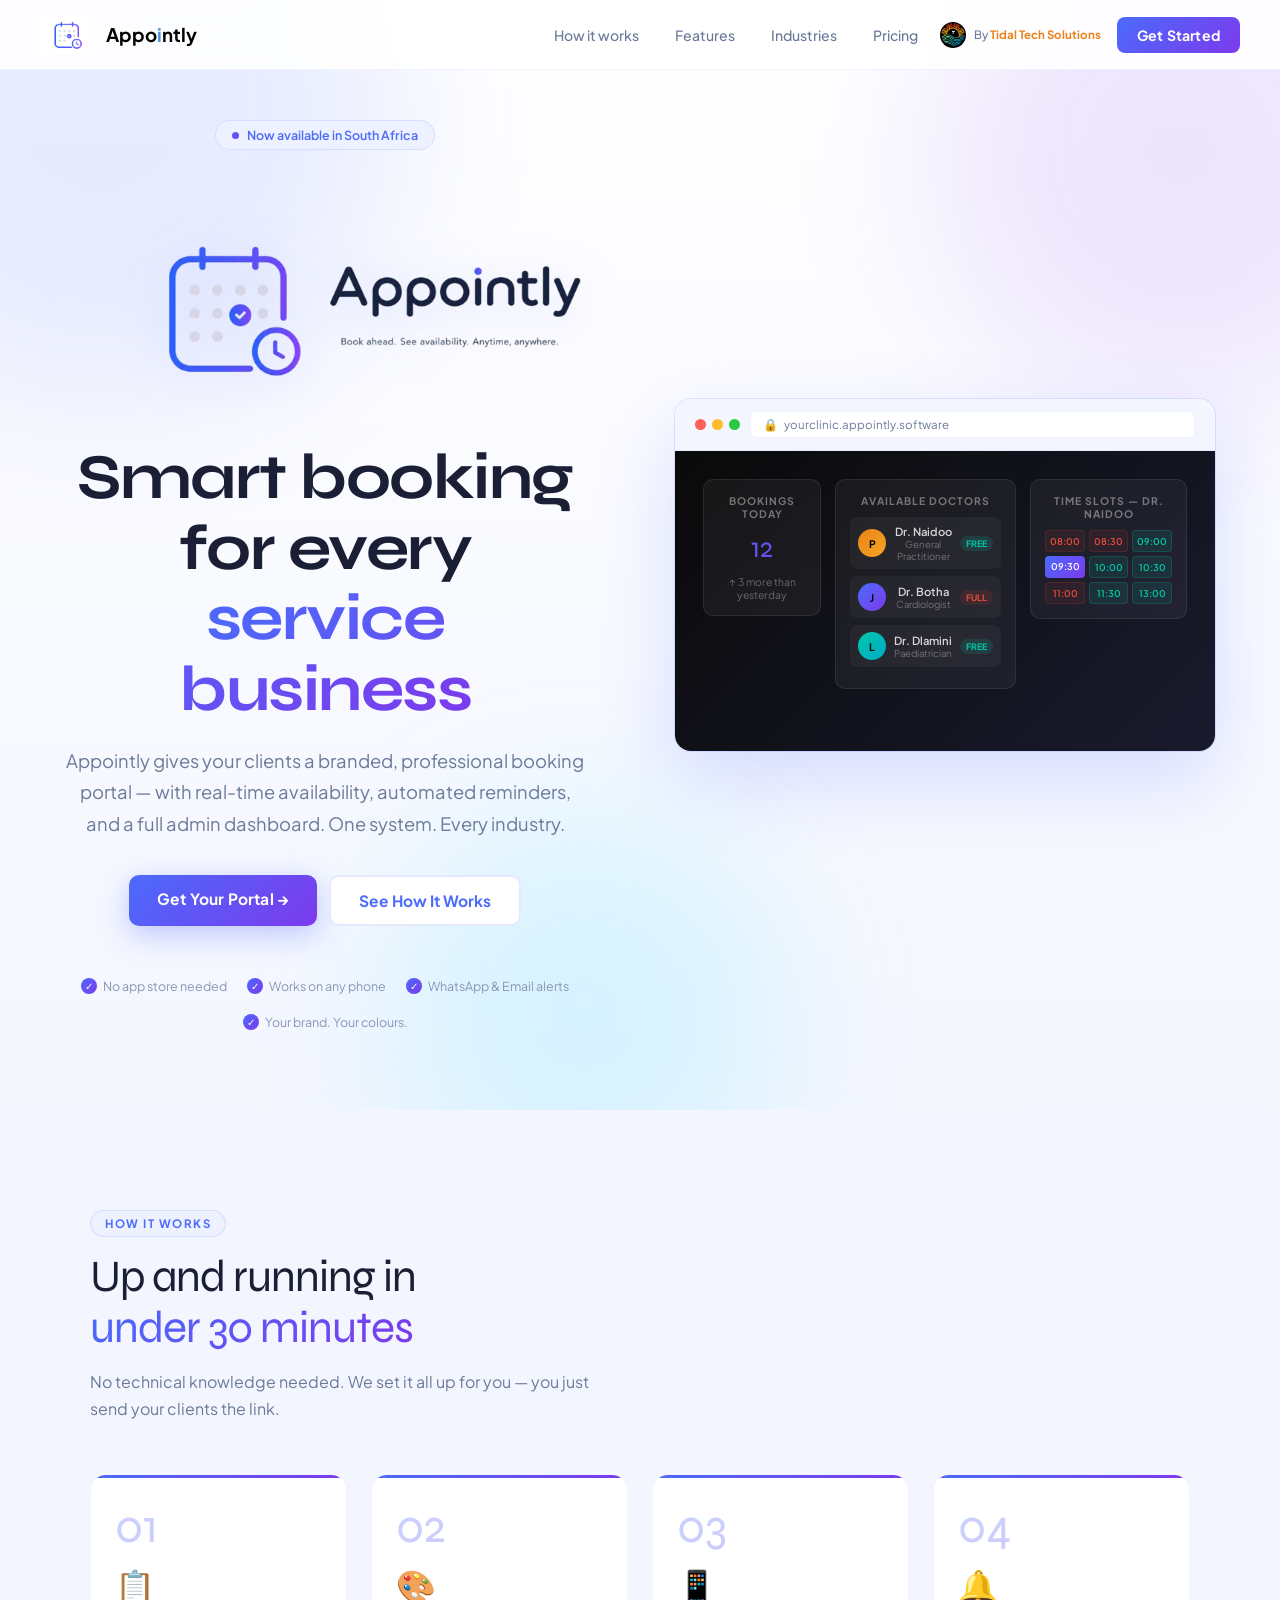
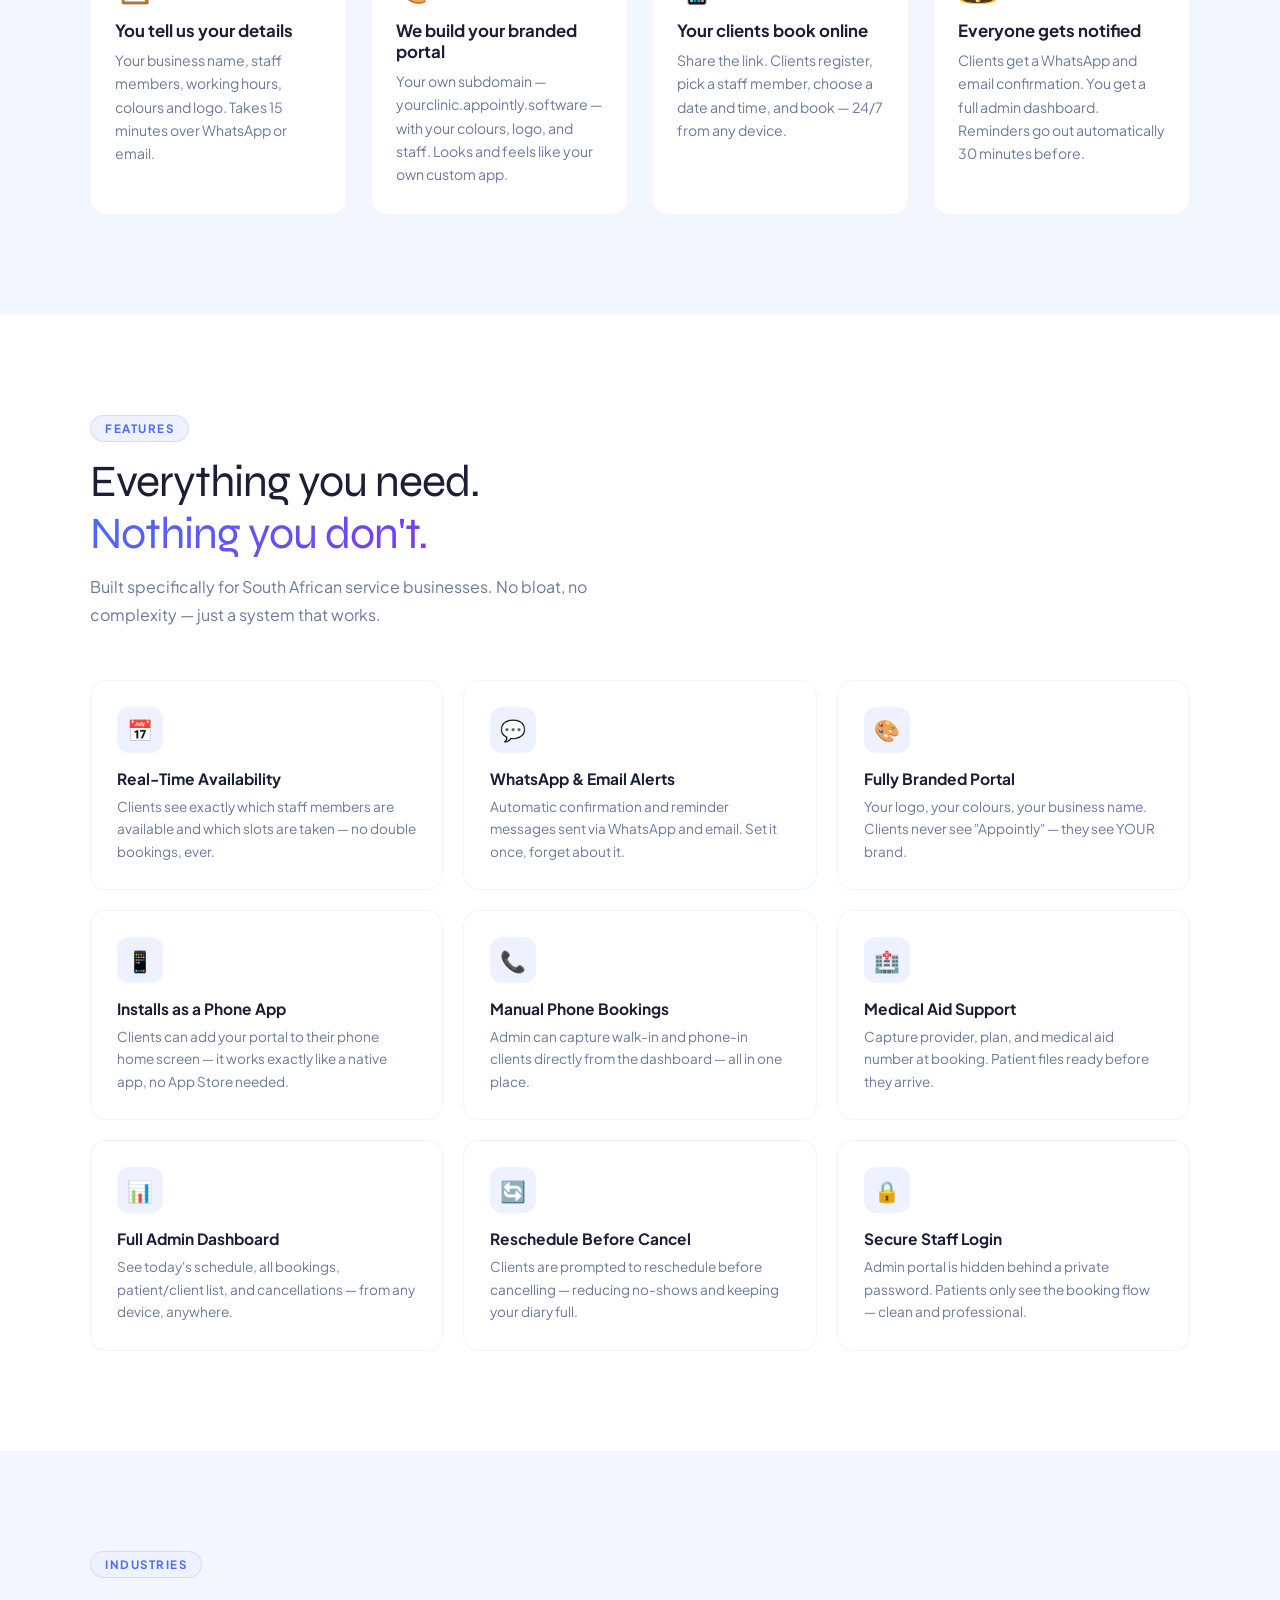
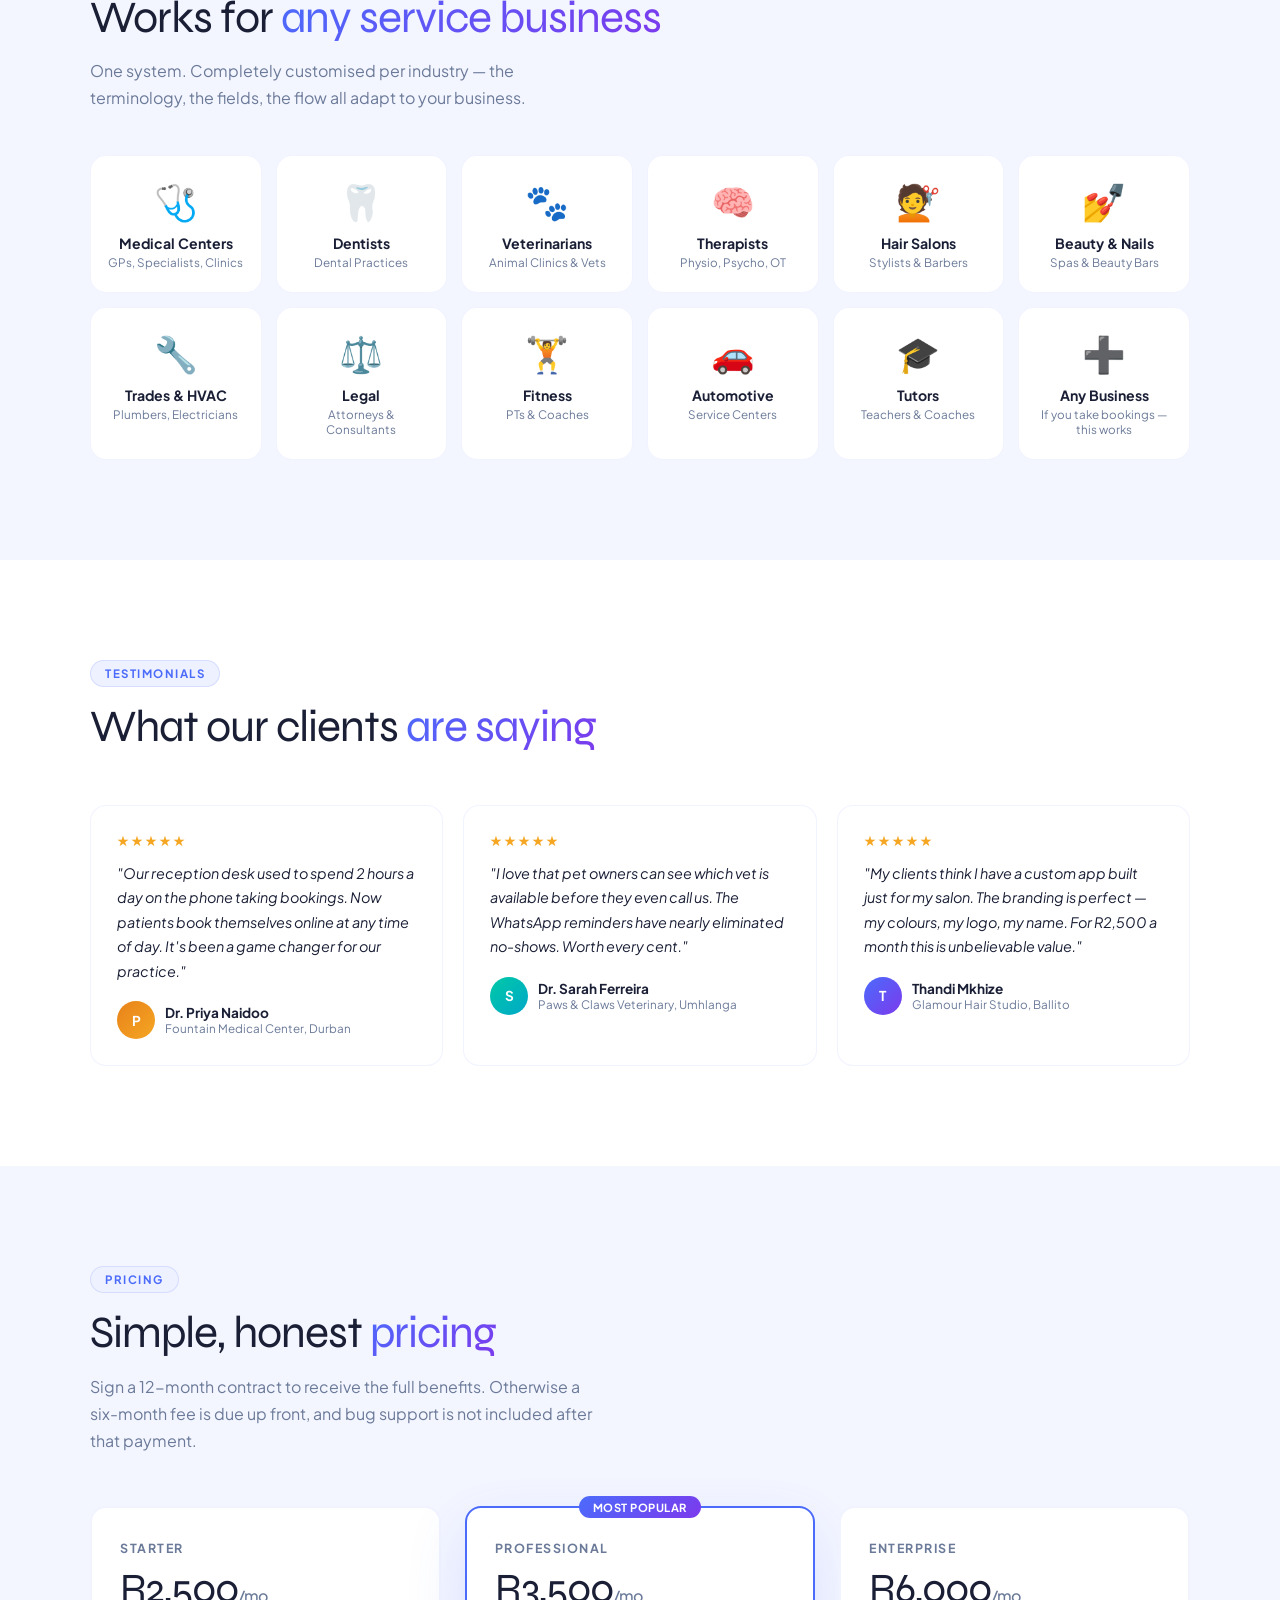
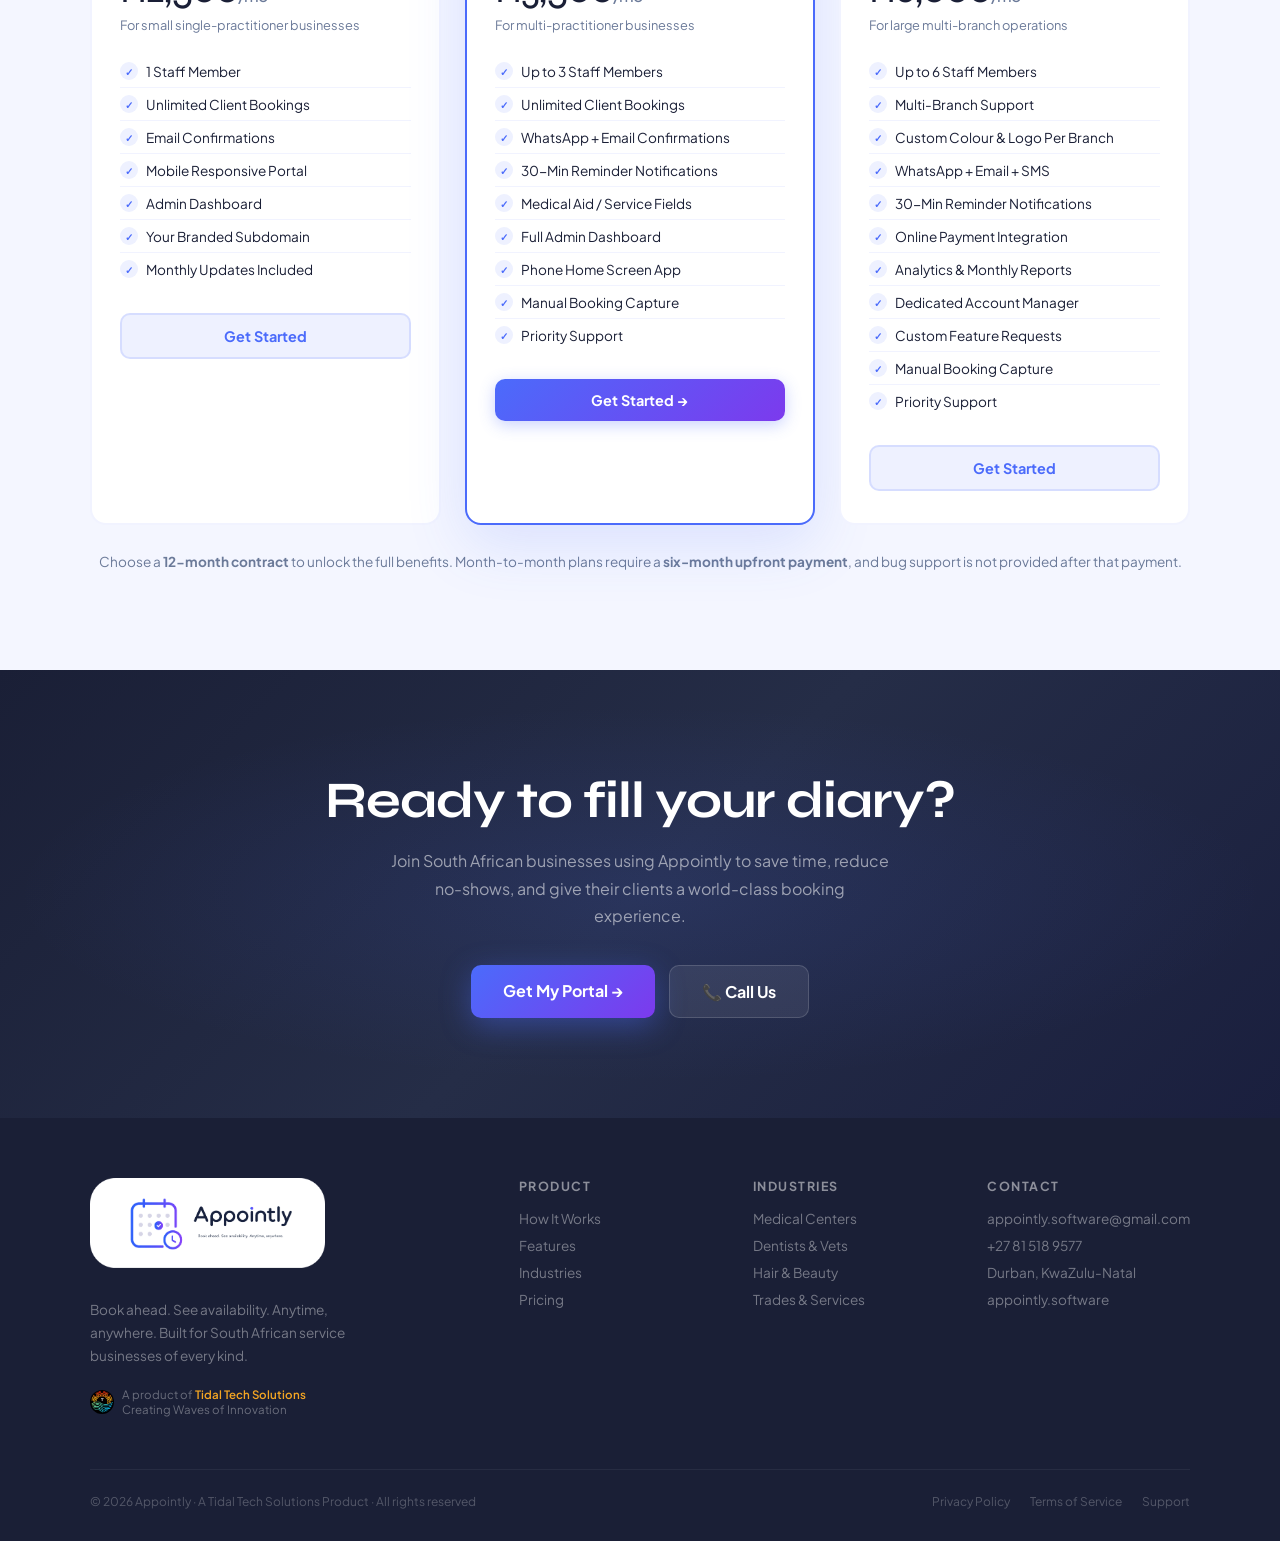
<file: appointly-landing.html>
<!DOCTYPE html>
<html lang="en">
<head>
<meta charset="UTF-8"/>
<meta name="viewport" content="width=device-width,initial-scale=1.0"/>
<meta name="description" content="Appointly — Smart booking software for every service business. Book ahead. See availability. Anytime, anywhere."/>
<title>Appointly — Book ahead. See availability. Anytime, anywhere.</title>
<link href="https://fonts.googleapis.com/css2?family=Plus+Jakarta+Sans:wght@300;400;500;600;700;800&family=Syne:wght@700;800&display=swap" rel="stylesheet"/>
<link rel="stylesheet" href="styles.css">
<link rel="icon" type="image/png" href="Pictures/Appintly%20Calander%20logo.png">
</head>
<!-- Load the reCAPTCHA API with your Site Key -->
<script src="https://www.google.com/recaptcha/api.js" async defer></script>




<body>

<!-- ── NAV ── -->
<nav>
  <a class="nav-logo" href="#">
    <!-- Add 'logo-icon' and 'logo-text' classes -->
    <img src="Pictures/Appintly%20Calander%20logo.png" class="logo-icon"><h3 style="color: black;">Appo<span>i</span>ntly</h3>

</a>


  <button class="nav-hamburger" id="nav-hamburger" aria-label="Open menu">
    <span></span><span></span><span></span>
  </button>

  <div class="nav-links">
    <a class="nav-link" href="#how">How it works</a>
    <a class="nav-link" href="#features">Features</a>
    <a class="nav-link" href="#niches">Industries</a>
    <a class="nav-link" href="#pricing">Pricing</a>
    <div class="nav-tts">
      <img src="[data-uri]" alt="Tidal Tech Solutions"/>
      <div class="nav-tts-text">By <span>Tidal Tech Solutions</span></div>
    </div>
    <a class="nav-cta" href="#pricing">Get Started</a>
  </div>
</nav>

<!-- ── MOBILE NAV MENU ── -->
<div class="mobile-nav" id="mobile-nav">
  <a href="#how">How it works</a>
  <a href="#features">Features</a>
  <a href="#niches">Industries</a>
  <a href="#pricing">Pricing</a>
  <a class="mobile-nav-cta" href="#pricing">Get Started</a>
</div>

<!-- ── HERO ── -->
<section id="hero">
  <div class="hero-bg">
    <div class="hero-blob hero-blob-1"></div>
    <div class="hero-blob hero-blob-2"></div>
    <div class="hero-blob hero-blob-3"></div>
  </div>
  <div class="hero-content">
    <div class="hero-badge">
      <div class="hero-badge-dot"></div>
      Now available in South Africa
    </div>
    <img class="hero-logo" src="Pictures/Appointly_long_logo-removebg-preview.png">
    <h1>Smart booking for every<br><span>service business</span></h1>
    <p class="hero-sub">Appointly gives your clients a branded, professional booking portal — with real-time availability, automated reminders, and a full admin dashboard. One system. Every industry.</p>
    <div class="hero-btns">
      <a class="btn-hero-primary" href="#pricing">Get Your Portal →</a>
      <a class="btn-hero-secondary" href="#how">See How It Works</a>
    </div>
    <div class="hero-trust">
      <div class="trust-item"><div class="trust-check">✓</div> No app store needed</div>
      <div class="trust-item"><div class="trust-check">✓</div> Works on any phone</div>
      <div class="trust-item"><div class="trust-check">✓</div> WhatsApp & Email alerts</div>
      <div class="trust-item"><div class="trust-check">✓</div> Your brand. Your colours.</div>
    </div>
  </div>

  <!-- Browser Mockup -->
  <div class="hero-mockup">
    <div class="mockup-browser">
      <div class="mockup-bar">
        <div class="mockup-dots">
          <div class="mockup-dot"></div>
          <div class="mockup-dot"></div>
          <div class="mockup-dot"></div>
        </div>
        <div class="mockup-url">
          <span class="mockup-url-lock">🔒</span>
          yourclinic.appointly.software
        </div>
      </div>
      <div class="mockup-screen">
        <div class="mockup-inner">
          <div class="mock-card">
            <div class="mock-card-title">Bookings Today</div>
            <div class="mock-stat">12</div>
            <div style="margin-top:10px;font-size:.65rem;color:rgba(255,255,255,0.35)">↑ 3 more than yesterday</div>
          </div>
          <div class="mock-card">
            <div class="mock-card-title">Available Doctors</div>
            <div class="mock-doc">
              <div class="mock-doc-av" style="background:linear-gradient(135deg,#e8821a,#f5a623)">P</div>
              <div class="mock-doc-info"><div class="mock-doc-name">Dr. Naidoo</div><div class="mock-doc-role">General Practitioner</div></div>
              <span class="mock-badge mock-badge-green">Free</span>
            </div>
            <div class="mock-doc">
              <div class="mock-doc-av" style="background:linear-gradient(135deg,#4B6BFB,#7C3AED)">J</div>
              <div class="mock-doc-info"><div class="mock-doc-name">Dr. Botha</div><div class="mock-doc-role">Cardiologist</div></div>
              <span class="mock-badge mock-badge-red">Full</span>
            </div>
            <div class="mock-doc">
              <div class="mock-doc-av" style="background:linear-gradient(135deg,#00c9a7,#00a8c8)">L</div>
              <div class="mock-doc-info"><div class="mock-doc-name">Dr. Dlamini</div><div class="mock-doc-role">Paediatrician</div></div>
              <span class="mock-badge mock-badge-green">Free</span>
            </div>
          </div>
          <div class="mock-card">
            <div class="mock-card-title">Time Slots — Dr. Naidoo</div>
            <div class="mock-slot-grid">
              <div class="mock-slot mock-slot-taken">08:00</div>
              <div class="mock-slot mock-slot-taken">08:30</div>
              <div class="mock-slot mock-slot-free">09:00</div>
              <div class="mock-slot mock-slot-sel">09:30</div>
              <div class="mock-slot mock-slot-free">10:00</div>
              <div class="mock-slot mock-slot-free">10:30</div>
              <div class="mock-slot mock-slot-taken">11:00</div>
              <div class="mock-slot mock-slot-free">11:30</div>
              <div class="mock-slot mock-slot-free">13:00</div>
            </div>
          </div>
        </div>
      </div>
    </div>
  </div>
</section>

<!-- ── HOW IT WORKS ── -->
<section id="how" class="section">
  <div class="container">
    <div class="section-badge">How It Works</div>
    <div class="section-title">Up and running in<br><span>under 30 minutes</span></div>
    <p class="section-sub">No technical knowledge needed. We set it all up for you — you just send your clients the link.</p>
    <div class="steps">
      <div class="step-card">
        <div class="step-num">01</div>
        <span class="step-icon">📋</span>
        <div class="step-title">You tell us your details</div>
        <p class="step-text">Your business name, staff members, working hours, colours and logo. Takes 15 minutes over WhatsApp or email.</p>
      </div>
      <div class="step-card">
        <div class="step-num">02</div>
        <span class="step-icon">🎨</span>
        <div class="step-title">We build your branded portal</div>
        <p class="step-text">Your own subdomain — yourclinic.appointly.software — with your colours, logo, and staff. Looks and feels like your own custom app.</p>
      </div>
      <div class="step-card">
        <div class="step-num">03</div>
        <span class="step-icon">📱</span>
        <div class="step-title">Your clients book online</div>
        <p class="step-text">Share the link. Clients register, pick a staff member, choose a date and time, and book — 24/7 from any device.</p>
      </div>
      <div class="step-card">
        <div class="step-num">04</div>
        <span class="step-icon">🔔</span>
        <div class="step-title">Everyone gets notified</div>
        <p class="step-text">Clients get a WhatsApp and email confirmation. You get a full admin dashboard. Reminders go out automatically 30 minutes before.</p>
      </div>
    </div>
  </div>
</section>

<!-- ── FEATURES ── -->
<section id="features" class="section" style="background:var(--white)">
  <div class="container">
    <div class="section-badge">Features</div>
    <div class="section-title">Everything you need.<br><span>Nothing you don't.</span></div>
    <p class="section-sub">Built specifically for South African service businesses. No bloat, no complexity — just a system that works.</p>
    <div class="features-grid">
      <div class="feature-card">
        <div class="feature-icon">📅</div>
        <div class="feature-title">Real-Time Availability</div>
        <p class="feature-text">Clients see exactly which staff members are available and which slots are taken — no double bookings, ever.</p>
      </div>
      <div class="feature-card">
        <div class="feature-icon">💬</div>
        <div class="feature-title">WhatsApp & Email Alerts</div>
        <p class="feature-text">Automatic confirmation and reminder messages sent via WhatsApp and email. Set it once, forget about it.</p>
      </div>
      <div class="feature-card">
        <div class="feature-icon">🎨</div>
        <div class="feature-title">Fully Branded Portal</div>
        <p class="feature-text">Your logo, your colours, your business name. Clients never see "Appointly" — they see YOUR brand.</p>
      </div>
      <div class="feature-card">
        <div class="feature-icon">📱</div>
        <div class="feature-title">Installs as a Phone App</div>
        <p class="feature-text">Clients can add your portal to their phone home screen — it works exactly like a native app, no App Store needed.</p>
      </div>
      <div class="feature-card">
        <div class="feature-icon">📞</div>
        <div class="feature-title">Manual Phone Bookings</div>
        <p class="feature-text">Admin can capture walk-in and phone-in clients directly from the dashboard — all in one place.</p>
      </div>
      <div class="feature-card">
        <div class="feature-icon">🏥</div>
        <div class="feature-title">Medical Aid Support</div>
        <p class="feature-text">Capture provider, plan, and medical aid number at booking. Patient files ready before they arrive.</p>
      </div>
      <div class="feature-card">
        <div class="feature-icon">📊</div>
        <div class="feature-title">Full Admin Dashboard</div>
        <p class="feature-text">See today's schedule, all bookings, patient/client list, and cancellations — from any device, anywhere.</p>
      </div>
      <div class="feature-card">
        <div class="feature-icon">🔄</div>
        <div class="feature-title">Reschedule Before Cancel</div>
        <p class="feature-text">Clients are prompted to reschedule before cancelling — reducing no-shows and keeping your diary full.</p>
      </div>
      <div class="feature-card">
        <div class="feature-icon">🔒</div>
        <div class="feature-title">Secure Staff Login</div>
        <p class="feature-text">Admin portal is hidden behind a private password. Patients only see the booking flow — clean and professional.</p>
      </div>
    </div>
  </div>
</section>

<!-- ── NICHES ── -->
<section id="niches" class="section">
  <div class="container">
    <div class="section-badge">Industries</div>
    <div class="section-title">Works for <span>any service business</span></div>
    <p class="section-sub">One system. Completely customised per industry — the terminology, the fields, the flow all adapt to your business.</p>
    <div class="niches-grid">
      <div class="niche-card"><span class="niche-icon">🩺</span><div class="niche-title">Medical Centers</div><div class="niche-sub">GPs, Specialists, Clinics</div></div>
      <div class="niche-card"><span class="niche-icon">🦷</span><div class="niche-title">Dentists</div><div class="niche-sub">Dental Practices</div></div>
      <div class="niche-card"><span class="niche-icon">🐾</span><div class="niche-title">Veterinarians</div><div class="niche-sub">Animal Clinics & Vets</div></div>
      <div class="niche-card"><span class="niche-icon">🧠</span><div class="niche-title">Therapists</div><div class="niche-sub">Physio, Psycho, OT</div></div>
      <div class="niche-card"><span class="niche-icon">💇</span><div class="niche-title">Hair Salons</div><div class="niche-sub">Stylists & Barbers</div></div>
      <div class="niche-card"><span class="niche-icon">💅</span><div class="niche-title">Beauty & Nails</div><div class="niche-sub">Spas & Beauty Bars</div></div>
      <div class="niche-card"><span class="niche-icon">🔧</span><div class="niche-title">Trades & HVAC</div><div class="niche-sub">Plumbers, Electricians</div></div>
      <div class="niche-card"><span class="niche-icon">⚖️</span><div class="niche-title">Legal</div><div class="niche-sub">Attorneys & Consultants</div></div>
      <div class="niche-card"><span class="niche-icon">🏋️</span><div class="niche-title">Fitness</div><div class="niche-sub">PTs & Coaches</div></div>
      <div class="niche-card"><span class="niche-icon">🚗</span><div class="niche-title">Automotive</div><div class="niche-sub">Service Centers</div></div>
      <div class="niche-card"><span class="niche-icon">🎓</span><div class="niche-title">Tutors</div><div class="niche-sub">Teachers & Coaches</div></div>
      <div class="niche-card"><span class="niche-icon">➕</span><div class="niche-title">Any Business</div><div class="niche-sub">If you take bookings — this works</div></div>
    </div>
  </div>
</section>

<!-- ── TESTIMONIALS ── -->
<section class="section" style="background:var(--white)">
  <div class="container">
    <div class="section-badge">Testimonials</div>
    <div class="section-title">What our clients <span>are saying</span></div>
    <div class="testimonials">
      <div class="testi-card">
        <div class="testi-stars">★★★★★</div>
        <p class="testi-text">"Our reception desk used to spend 2 hours a day on the phone taking bookings. Now patients book themselves online at any time of day. It's been a game changer for our practice."</p>
        <div class="testi-author">
          <div class="testi-av" style="background:linear-gradient(135deg,#e8821a,#f5a623)">P</div>
          <div><div class="testi-name">Dr. Priya Naidoo</div><div class="testi-role">Fountain Medical Center, Durban</div></div>
        </div>
      </div>
      <div class="testi-card">
        <div class="testi-stars">★★★★★</div>
        <p class="testi-text">"I love that pet owners can see which vet is available before they even call us. The WhatsApp reminders have nearly eliminated no-shows. Worth every cent."</p>
        <div class="testi-author">
          <div class="testi-av" style="background:linear-gradient(135deg,#00c9a7,#00a8c8)">S</div>
          <div><div class="testi-name">Dr. Sarah Ferreira</div><div class="testi-role">Paws & Claws Veterinary, Umhlanga</div></div>
        </div>
      </div>
      <div class="testi-card">
        <div class="testi-stars">★★★★★</div>
        <p class="testi-text">"My clients think I have a custom app built just for my salon. The branding is perfect — my colours, my logo, my name. For R2,500 a month this is unbelievable value."</p>
        <div class="testi-author">
          <div class="testi-av" style="background:linear-gradient(135deg,#4B6BFB,#7C3AED)">T</div>
          <div><div class="testi-name">Thandi Mkhize</div><div class="testi-role">Glamour Hair Studio, Ballito</div></div>
        </div>
      </div>
    </div>
  </div>
  
</section>

<!-- ── PRICING ── -->
<section id="pricing" class="section" style="background:var(--light)">
  <div class="container">
    <div class="section-badge">Pricing</div>
    <div class="section-title">Simple, honest <span>pricing</span></div>
    <p class="section-sub">Sign a 12-month contract to receive the full benefits. Otherwise a six-month fee is due up front, and bug support is not included after that payment.</p>
    <div class="pricing-grid">
      <div class="price-card">
        <div class="price-name">Starter</div>
        <div class="price-amount">R2,500<span>/mo</span></div>
        <div class="price-period">For small single-practitioner businesses</div>
        <ul class="price-features">
          <li>1 Staff Member</li>
          <li>Unlimited Client Bookings</li>
          <li>Email Confirmations</li>
          <li>Mobile Responsive Portal</li>
          <li>Admin Dashboard</li>
          <li>Your Branded Subdomain</li>
          <li>Monthly Updates Included</li>
        </ul>
        <a href="mailto:appointly.software@gmail.com?subject=Appointly Starter Plan" class="price-cta price-cta-secondary">Get Started</a>
      </div>
      <div class="price-card featured">
        <div class="price-badge">Most Popular</div>
        <div class="price-name">Professional</div>
        <div class="price-amount">R3,500<span>/mo</span></div>
        <div class="price-period">For multi-practitioner businesses</div>
        <ul class="price-features">
          <li>Up to 3 Staff Members</li>
          <li>Unlimited Client Bookings</li>
          <li>WhatsApp + Email Confirmations</li>
          <li>30-Min Reminder Notifications</li>
          <li>Medical Aid / Service Fields</li>
          <li>Full Admin Dashboard</li>
          <li>Phone Home Screen App</li>
          <li>Manual Booking Capture</li>
          <li>Priority Support</li>
        </ul>
        <a href="mailto:appointly.software@gmail.com?subject=Appointly Professional Plan" class="price-cta price-cta-primary">Get Started →</a>
      </div>
      <div class="price-card">
        <div class="price-name">Enterprise</div>
        <div class="price-amount">R6,000<span>/mo</span></div>
        <div class="price-period">For large multi-branch operations</div>
        <ul class="price-features">
          <li>Up to 6 Staff Members</li>
          <li>Multi-Branch Support</li>
          <li>Custom Colour & Logo Per Branch</li>
          <li>WhatsApp + Email + SMS</li>
          <li>30-Min Reminder Notifications</li>
          <li>Online Payment Integration</li>
          <li>Analytics & Monthly Reports</li>
          <li>Dedicated Account Manager</li>
          <li>Custom Feature Requests</li>
          <li>Manual Booking Capture</li>
          <li>Priority Support</li>
        </ul>
        <a href="mailto:appointly.software@gmail.com?subject=Appointly Enterprise Plan" class="price-cta price-cta-secondary">Get Started</a>
      </div>
    </div>
    <p style="text-align:center;margin-top:28px;font-size:.85rem;color:var(--muted)">
      Choose a <strong>12-month contract</strong> to unlock the full benefits.
      Month-to-month plans require a <strong>six-month upfront payment</strong>, and bug support is not provided after that payment.
    </p>
  </div>
</section>

<!-- ── CTA ── -->
<section id="cta">
  <div class="container" style="text-align:center">
    <h2>Ready to fill your diary?</h2>
    <p>Join South African businesses using Appointly to save time, reduce no-shows, and give their clients a world-class booking experience.</p>
    <div class="cta-btns">
      <a class="btn-cta-main" href="mailto:appointly.software@gmail.com?subject=I want Appointly for my business">Get My Portal →</a>
      <a class="btn-cta-ghost" href="tel:+27 81 518 9577">📞 Call Us</a>
    </div>
  </div>
</section>

<!-- ── FOOTER ── -->
<footer>
  <div class="footer-inner">
    <div class="footer-top">
      <div class="footer-brand">
        <img class="footer-appt-logo" src="Pictures/Appointly%20long%20logo-modified.png">
        <p>Book ahead. See availability. Anytime, anywhere. Built for South African service businesses of every kind.</p>
        <div class="footer-tts">
          <img src="[data-uri]" alt="Tidal Tech Solutions"/>
          <div class="footer-tts-text">A product of <span>Tidal Tech Solutions</span><br>Creating Waves of Innovation</div>
        </div>
      </div>
      <div class="footer-col">
        <h4>Product</h4>
        <a href="#how">How It Works</a>
        <a href="#features">Features</a>
        <a href="#niches">Industries</a>
        <a href="#pricing">Pricing</a>
      </div>
      <div class="footer-col">
        <h4>Industries</h4>
        <a href="#">Medical Centers</a>
        <a href="#">Dentists & Vets</a>
        <a href="#">Hair & Beauty</a>
        <a href="#">Trades & Services</a>
      </div>
      <div class="footer-col">
        <h4>Contact</h4>
        <a href="mailto:appointly.software@gmail.com">appointly.software@gmail.com</a>
        <a href="tel:+27815189577">+27 81 518 9577</a>
        <a href="#">Durban, KwaZulu-Natal</a>
        <a href="https://appointly.software">appointly.software</a>
      </div>
      <script src="script.js"></script>
      
    </div>
    <div class="footer-bottom">
      <div class="footer-copy">© 2026 Appointly · A Tidal Tech Solutions Product · All rights reserved</div>
      <div class="footer-legal">
        <a href="#">Privacy Policy</a>
        <a href="#">Terms of Service</a>
        <a href="#">Support</a>
      </div>
    </div>
  </div>
</footer>

<!-- This is the background overlay -->
<div id="captcha-modal" class="modal-overlay">
    <!-- This is the actual pop-up box -->
    <div class="modal-content">
        <h3>Security Check</h3>
        <p>Please verify you are human to continue.</p>
        
        <form id="contact-form">
            <div class="g-recaptcha" data-sitekey="6LcbQc0sAAAAAKO4gYrvcT90hlN4DsldhUlKfrGy" data-callback="onCaptchaSuccess" data-expired-callback="onCaptchaExpired"></div>
            <button type="submit" class="submit-btn">Submit</button>
        </form>
    </div>
</div>


<script>
  const hamburger = document.getElementById('nav-hamburger');
  const mobileNav = document.getElementById('mobile-nav');
  hamburger.addEventListener('click', function() {
    hamburger.classList.toggle('open');
    mobileNav.classList.toggle('open');
  });
  // Close menu when a link is tapped
  mobileNav.querySelectorAll('a').forEach(function(link) {
    link.addEventListener('click', function() {
      hamburger.classList.remove('open');
      mobileNav.classList.remove('open');
    });
  });
</script>
</body>
</html>
</file>
<file: styles.css>
:root{
  --blue:#4B6BFB;
  --purple:#7C3AED;
  --grad:linear-gradient(135deg,#4B6BFB,#7C3AED);
  --grad2:linear-gradient(135deg,#6B8BFF,#9B5BFF);
  --dark:#1a1f36;
  --dark2:#252d47;
  --dark3:#2f3a5c;
  --light:#f4f6ff;
  --light2:#eef1ff;
  --white:#ffffff;
  --muted:#6b7a99;
  --muted2:#8a96b5;
  --border:rgba(75,107,251,0.15);
  --border2:rgba(75,107,251,0.08);
  --shadow:0 20px 60px rgba(75,107,251,0.15);
  --shadow-sm:0 4px 20px rgba(75,107,251,0.1);
  --gold:#f5a623;
  --orange:#e8821a;
  --tts-grad:linear-gradient(135deg,#e8821a,#f5a623);
  --r:16px;--rs:10px;
}
*,*::before,*::after{box-sizing:border-box;margin:0;padding:0}
html{scroll-behavior:smooth}
body{font-family:'Plus Jakarta Sans',sans-serif;background:var(--white);color:var(--dark);overflow-x:hidden;}

/* ── NAV ── */
nav{
  position:fixed;top:0;left:0;right:0;z-index:100;
  padding:0 40px;height:70px;display:flex;align-items:center;justify-content:space-between;
  background:rgba(255,255,255,0.9);backdrop-filter:blur(20px);
  border-bottom:1px solid var(--border2);
  transition:all .3s;
}
.nav-logo{display:flex;align-items:center;gap:12px;text-decoration:none}
.nav-logo img{height:38px}
.nav-logo-text{font-family:'Syne',sans-serif;font-size:1.3rem;color:var(--dark);letter-spacing:-0.5px}
.nav-links{display:flex;align-items:center;gap:8px}
.nav-link{color:var(--muted);font-size:.88rem;font-weight:500;text-decoration:none;
  padding:8px 14px;border-radius:8px;transition:all .2s}
.nav-link:hover{color:var(--blue);background:var(--light2)}
.nav-cta{background:var(--grad);color:#fff;padding:9px 20px;border-radius:8px;
  font-size:.88rem;font-weight:700;text-decoration:none;transition:all .2s;letter-spacing:.2px}
.nav-cta:hover{opacity:.9;transform:translateY(-1px);box-shadow:0 6px 20px rgba(75,107,251,0.35)}
.nav-tts{display:flex;align-items:center;gap:8px;margin-right:8px}
.nav-tts img{height:26px;border-radius:50%}
.nav-tts-text{font-size:.72rem;color:var(--muted);font-weight:500}
.nav-tts-text span{color:var(--orange);font-weight:700}
h3 span {
    color: #4A90E2; /* This changes only the 'i' to your blue color */
}


/* ── HERO ── */
#hero{
  min-height:100vh;display:flex;align-items:center;justify-content:center;
  padding:120px 40px 80px;text-align:center;position:relative;overflow:hidden;
  background:linear-gradient(180deg,var(--white) 0%,var(--light) 100%);
  flex-wrap:wrap;
  gap:40px;
}
.hero-bg{position:absolute;inset:0;pointer-events:none;overflow:hidden}
.hero-blob{position:absolute;border-radius:50%;filter:blur(80px);opacity:0.12}
.hero-blob-1{width:600px;height:600px;background:var(--blue);top:-200px;left:-200px;animation:blobFloat 8s ease-in-out infinite}
.hero-blob-2{width:500px;height:500px;background:var(--purple);top:-100px;right:-150px;animation:blobFloat 10s ease-in-out infinite reverse}
.hero-blob-3{width:400px;height:400px;background:#00d4ff;bottom:-100px;left:30%;animation:blobFloat 12s ease-in-out infinite 2s}
@keyframes blobFloat{0%,100%{transform:translate(0,0) scale(1)}33%{transform:translate(30px,-20px) scale(1.05)}66%{transform:translate(-20px,10px) scale(0.97)}}
.hero-content{position:relative;z-index:1;max-width:520px;margin:0 auto;flex:1 1 480px;min-width:280px}
.hero-mockup{margin-top:0;position:relative;max-width:540px;margin-left:auto;margin-right:auto;flex:1 1 480px;min-width:280px;animation:mockupEntrance 1s ease .5s both}
.hero-badge{display:inline-flex;align-items:center;gap:8px;background:var(--light2);
  border:1px solid var(--border);border-radius:100px;padding:6px 16px;
  font-size:.78rem;font-weight:600;color:var(--blue);margin-bottom:24px;}
.hero-badge-dot{width:7px;height:7px;border-radius:50%;background:var(--grad);animation:pulse 2s infinite}
@keyframes pulse{0%,100%{opacity:1;transform:scale(1)}50%{opacity:.5;transform:scale(.8)}}
.hero-logo {
  width: 50vw;          /* This makes the logo exactly 50% of the screen width */
  max-width: 600px;     /* Optional: Stops it from getting TOO huge on giant monitors */
  height: auto;         /* Keeps the logo's proportions correct so it doesn't stretch */
  display: block;
  margin: 20px auto;    /* Centers it and adds some breathing room top/bottom */
  filter:drop-shadow(0 8px 24px rgba(75,107,251,0.2));
  animation:logoEntrance .8s ease both;
}
@keyframes logoEntrance{from{opacity:0;transform:translateY(-20px)}to{opacity:1;transform:none}}
h1{font-family:'Syne',sans-serif;font-size:clamp(2.4rem,6vw,4rem);line-height:1.1;
  letter-spacing:-1.5px;color:var(--dark);margin-bottom:20px;
  animation:slideUp .8s ease .1s both}
h1 span{background:var(--grad);-webkit-background-clip:text;-webkit-text-fill-color:transparent;background-clip:text}
.hero-sub{font-size:clamp(1rem,2vw,1.15rem);color:var(--muted);line-height:1.7;
  max-width:560px;margin:0 auto 36px;animation:slideUp .8s ease .2s both}
@keyframes slideUp{from{opacity:0;transform:translateY(20px)}to{opacity:1;transform:none}}
.hero-btns{display:flex;gap:12px;justify-content:center;flex-wrap:wrap;
  animation:slideUp .8s ease .3s both;margin-bottom:52px}
.btn-hero-primary{background:var(--grad);color:#fff;padding:14px 28px;border-radius:var(--rs);
  font-size:.97rem;font-weight:700;text-decoration:none;transition:all .25s;letter-spacing:.2px;
  box-shadow:0 8px 30px rgba(75,107,251,0.35)}
.btn-hero-primary:hover{transform:translateY(-2px);box-shadow:0 12px 40px rgba(75,107,251,0.45)}
.btn-hero-secondary{background:var(--white);color:var(--blue);padding:14px 28px;border-radius:var(--rs);
  font-size:.97rem;font-weight:700;text-decoration:none;transition:all .25s;
  border:2px solid var(--border);}
.btn-hero-secondary:hover{border-color:var(--blue);background:var(--light2);transform:translateY(-2px)}
.hero-trust{display:flex;align-items:center;justify-content:center;gap:20px;flex-wrap:wrap;
  font-size:.78rem;color:var(--muted2);animation:slideUp .8s ease .4s both}
.trust-item{display:flex;align-items:center;gap:6px}
.trust-check{width:16px;height:16px;border-radius:50%;background:var(--grad);
  display:flex;align-items:center;justify-content:center;font-size:.6rem;color:#fff;flex-shrink:0}

/* ── MOCKUP ── */
@keyframes mockupEntrance{from{opacity:0;transform:translateY(40px) scale(0.97)}to{opacity:1;transform:none}}
.mockup-browser{
  background:var(--white);border-radius:16px;box-shadow:0 30px 80px rgba(75,107,251,0.2),0 0 0 1px var(--border);
  overflow:hidden;
}
.mockup-bar{
  background:var(--light);padding:12px 20px;display:flex;align-items:center;gap:10px;
  border-bottom:1px solid var(--border2);
}
.mockup-dots{display:flex;gap:6px}
.mockup-dot{width:11px;height:11px;border-radius:50%}
.mockup-dot:nth-child(1){background:#ff5f57}
.mockup-dot:nth-child(2){background:#ffbd2e}
.mockup-dot:nth-child(3){background:#28ca41}
.mockup-url{flex:1;background:var(--white);border-radius:6px;padding:5px 12px;
  font-size:.72rem;color:var(--muted);border:1px solid var(--border2);
  display:flex;align-items:center;gap:6px}
.mockup-url-lock{color:var(--blue);font-size:.75rem}
.mockup-screen{padding:0}
.mockup-inner{
  background:linear-gradient(135deg,#0a0a0a,#1a1a2e);
  padding:28px;min-height:300px;
  display:grid;grid-template-columns:1fr 1fr 1fr;gap:14px;align-items:start;
}
.mock-card{background:rgba(255,255,255,0.05);border:1px solid rgba(255,255,255,0.08);
  border-radius:10px;padding:14px;}
.mock-card-title{font-size:.65rem;font-weight:700;color:rgba(255,255,255,0.4);text-transform:uppercase;letter-spacing:1px;margin-bottom:10px}
.mock-stat{font-family:'Syne',sans-serif;font-size:1.8rem;background:var(--grad);
  -webkit-background-clip:text;-webkit-text-fill-color:transparent;background-clip:text}
.mock-doc{display:flex;align-items:center;gap:8px;margin-bottom:7px;padding:7px 8px;
  background:rgba(255,255,255,0.04);border-radius:7px}
.mock-doc-av{width:28px;height:28px;border-radius:50%;display:flex;align-items:center;
  justify-content:center;font-size:.65rem;font-weight:700;color:#000;flex-shrink:0}
.mock-doc-info{flex:1}
.mock-doc-name{font-size:.7rem;font-weight:600;color:rgba(255,255,255,0.8)}
.mock-doc-role{font-size:.6rem;color:rgba(255,255,255,0.35)}
.mock-badge{font-size:.55rem;padding:2px 6px;border-radius:10px;font-weight:700;text-transform:uppercase}
.mock-badge-green{background:rgba(0,201,167,0.15);color:#00c9a7}
.mock-badge-red{background:rgba(192,57,43,0.15);color:#e74c3c}
.mock-slot-grid{display:grid;grid-template-columns:repeat(3,1fr);gap:4px}
.mock-slot{padding:4px;text-align:center;border-radius:4px;font-size:.58rem;font-weight:600}
.mock-slot-free{background:rgba(0,201,167,0.1);color:#00c9a7;border:1px solid rgba(0,201,167,0.2)}
.mock-slot-taken{background:rgba(192,57,43,0.1);color:#e74c3c;border:1px solid rgba(192,57,43,0.2)}
.mock-slot-sel{background:var(--grad);color:#fff}

/* ── SECTIONS ── */
.section{padding:100px 40px}
.container{max-width:1100px;margin:0 auto}
.section-badge{display:inline-block;background:var(--light2);color:var(--blue);
  font-size:.72rem;font-weight:700;text-transform:uppercase;letter-spacing:1.5px;
  padding:5px 14px;border-radius:100px;margin-bottom:14px;border:1px solid var(--border)}
.section-title{font-family:'Syne',sans-serif;font-size:clamp(1.8rem,4vw,2.8rem);
  line-height:1.15;letter-spacing:-1px;color:var(--dark);margin-bottom:14px}
.section-title span{background:var(--grad);-webkit-background-clip:text;-webkit-text-fill-color:transparent;background-clip:text}
.section-sub{font-size:1rem;color:var(--muted);line-height:1.7;max-width:520px}

/* ── HOW IT WORKS ── */
#how{background:var(--light)}
.steps{display:grid;grid-template-columns:repeat(auto-fit,minmax(240px,1fr));gap:24px;margin-top:52px}
.step-card{background:var(--white);border-radius:var(--r);padding:28px 24px;
  border:1px solid var(--border2);transition:all .25s;position:relative;overflow:hidden}
.step-card::before{content:'';position:absolute;top:0;left:0;right:0;height:3px;background:var(--grad)}
.step-card:hover{transform:translateY(-4px);box-shadow:var(--shadow)}
.step-num{font-family:'Syne',sans-serif;font-size:3rem;background:var(--grad);
  -webkit-background-clip:text;-webkit-text-fill-color:transparent;background-clip:text;
  line-height:1;margin-bottom:14px;opacity:.3}
.step-icon{font-size:2rem;margin-bottom:14px;display:block}
.step-title{font-size:1.05rem;font-weight:700;color:var(--dark);margin-bottom:8px}
.step-text{font-size:.88rem;color:var(--muted);line-height:1.65}

/* ── FEATURES ── */
.features-grid{display:grid;grid-template-columns:repeat(auto-fit,minmax(300px,1fr));gap:20px;margin-top:52px}
.feature-card{background:var(--white);border-radius:var(--r);padding:26px;
  border:1px solid var(--border2);transition:all .25s;}
.feature-card:hover{border-color:var(--blue);box-shadow:var(--shadow-sm);transform:translateY(-3px)}
.feature-icon{width:46px;height:46px;border-radius:12px;background:var(--light2);
  display:flex;align-items:center;justify-content:center;font-size:1.3rem;margin-bottom:16px;}
.feature-title{font-size:.97rem;font-weight:700;color:var(--dark);margin-bottom:8px}
.feature-text{font-size:.85rem;color:var(--muted);line-height:1.65}

/* ── NICHES ── */
#niches{background:var(--light)}
.niches-grid{display:grid;grid-template-columns:repeat(auto-fit,minmax(160px,1fr));gap:14px;margin-top:44px}
.niche-card{background:var(--white);border-radius:var(--r);padding:22px 16px;text-align:center;
  border:1px solid var(--border2);transition:all .25s;cursor:default}
.niche-card:hover{border-color:var(--blue);background:var(--light2);transform:translateY(-3px)}
.niche-icon{font-size:2.2rem;margin-bottom:10px;display:block}
.niche-title{font-size:.88rem;font-weight:700;color:var(--dark)}
.niche-sub{font-size:.73rem;color:var(--muted);margin-top:3px}

/* ── PRICING ── */
.pricing-grid{display:grid;grid-template-columns:repeat(auto-fit,minmax(280px,1fr));gap:24px;margin-top:52px}
.price-card{background:var(--white);border-radius:var(--r);padding:32px 28px;
  border:2px solid var(--border2);transition:all .25s;position:relative}
.price-card.featured{border-color:var(--blue);box-shadow:var(--shadow)}
.price-badge{position:absolute;top:-12px;left:50%;transform:translateX(-50%);
  background:var(--grad);color:#fff;font-size:.7rem;font-weight:700;
  padding:4px 14px;border-radius:100px;text-transform:uppercase;letter-spacing:.5px;white-space:nowrap}
.price-name{font-size:.78rem;font-weight:700;color:var(--muted);text-transform:uppercase;letter-spacing:1.5px;margin-bottom:8px}
.price-amount{font-family:'Syne',sans-serif;font-size:2.6rem;color:var(--dark);margin-bottom:4px;letter-spacing:-1px}
.price-amount span{font-size:1rem;color:var(--muted);font-family:'Plus Jakarta Sans',sans-serif;font-weight:500}
.price-period{font-size:.8rem;color:var(--muted);margin-bottom:22px}
.price-features{list-style:none;margin-bottom:28px}
.price-features li{display:flex;align-items:center;gap:8px;font-size:.85rem;color:var(--dark);
  padding:7px 0;border-bottom:1px solid var(--border2)}
.price-features li:last-child{border:none}
.price-features li::before{content:"✓";width:18px;height:18px;border-radius:50%;
  background:var(--light2);color:var(--blue);display:flex;align-items:center;
  justify-content:center;font-size:.65rem;font-weight:700;flex-shrink:0}
.price-cta{display:block;text-align:center;padding:12px;border-radius:var(--rs);
  font-weight:700;font-size:.9rem;text-decoration:none;transition:all .2s}
.price-cta-primary{background:var(--grad);color:#fff;box-shadow:0 4px 16px rgba(75,107,251,0.3)}
.price-cta-primary:hover{opacity:.9;transform:translateY(-1px)}
.price-cta-secondary{background:var(--light2);color:var(--blue);border:2px solid var(--border)}
.price-cta-secondary:hover{border-color:var(--blue)}

/* ── TESTIMONIALS ── */
.testimonials{display:grid;grid-template-columns:repeat(auto-fit,minmax(280px,1fr));gap:20px;margin-top:52px}
.testi-card{background:var(--white);border-radius:var(--r);padding:26px;border:1px solid var(--border2)}
.testi-stars{color:var(--gold);font-size:.85rem;margin-bottom:12px;letter-spacing:2px}
.testi-text{font-size:.9rem;color:var(--dark);line-height:1.7;margin-bottom:18px;font-style:italic}
.testi-author{display:flex;align-items:center;gap:10px}
.testi-av{width:38px;height:38px;border-radius:50%;display:flex;align-items:center;
  justify-content:center;font-weight:700;font-size:.85rem;color:#fff;flex-shrink:0}
.testi-name{font-size:.85rem;font-weight:700;color:var(--dark)}
.testi-role{font-size:.73rem;color:var(--muted)}

/* ── CTA SECTION ── */
#cta{
  background:linear-gradient(135deg,var(--dark) 0%,var(--dark2) 50%,#1a1f3e 100%);
  padding:100px 40px;text-align:center;position:relative;overflow:hidden;
}
#cta::before{content:'';position:absolute;inset:0;
  background:radial-gradient(ellipse 70% 60% at 50% 50%,rgba(75,107,251,0.12) 0%,transparent 70%);
  pointer-events:none}
#cta h2{font-family:'Syne',sans-serif;font-size:clamp(2rem,5vw,3.2rem);color:#fff;
  letter-spacing:-1px;margin-bottom:16px;position:relative}
#cta p{font-size:1rem;color:rgba(255,255,255,0.55);max-width:500px;margin:0 auto 36px;
  line-height:1.7;position:relative}
.cta-btns{display:flex;gap:14px;justify-content:center;flex-wrap:wrap;position:relative}
.btn-cta-main{background:var(--grad);color:#fff;padding:15px 32px;border-radius:var(--rs);
  font-size:1rem;font-weight:700;text-decoration:none;transition:all .25s;
  box-shadow:0 8px 30px rgba(75,107,251,0.4)}
.btn-cta-main:hover{transform:translateY(-2px);box-shadow:0 12px 40px rgba(75,107,251,0.55)}
.btn-cta-ghost{background:rgba(255,255,255,0.08);color:#fff;padding:15px 32px;
  border-radius:var(--rs);font-size:1rem;font-weight:700;text-decoration:none;
  border:1px solid rgba(255,255,255,0.15);transition:all .25s}
.btn-cta-ghost:hover{background:rgba(255,255,255,0.14)}

/* ── FOOTER ── */
footer{background:var(--dark);padding:60px 40px 32px;}
.footer-inner{max-width:1100px;margin:0 auto}
.footer-top{display:grid;grid-template-columns:2fr 1fr 1fr 1fr;gap:40px;margin-bottom:52px}
.footer-brand img.footer-appt-logo{height:90px;margin-bottom:30px;display:block}
.footer-brand p{font-size:.85rem;color:rgba(255,255,255,0.4);line-height:1.7;max-width:260px;margin-bottom:20px}
.footer-tts{display:flex;align-items:center;gap:8px}
.footer-tts img{width:24px;height:24px;border-radius:50%}
.footer-tts-text{font-size:.72rem;color:rgba(255,255,255,0.35)}
.footer-tts-text span{color:var(--gold);font-weight:600}
.footer-col h4{font-size:.78rem;font-weight:700;color:rgba(255,255,255,0.5);
  text-transform:uppercase;letter-spacing:1.5px;margin-bottom:16px}
.footer-col a{display:block;font-size:.85rem;color:rgba(255,255,255,0.4);
  text-decoration:none;margin-bottom:10px;transition:color .2s}
.footer-col a:hover{color:rgba(255,255,255,0.8)}
.footer-bottom{border-top:1px solid rgba(255,255,255,0.06);padding-top:24px;
  display:flex;align-items:center;justify-content:space-between;flex-wrap:wrap;gap:12px}
.footer-copy{font-size:.75rem;color:rgba(255,255,255,0.25)}
.footer-legal{display:flex;gap:20px}
.footer-legal a{font-size:.75rem;color:rgba(255,255,255,0.25);text-decoration:none;transition:color .2s}
.footer-legal a:hover{color:rgba(255,255,255,0.5)}

/* ── MOBILE NAV ── */
.nav-hamburger{
  display:none;flex-direction:column;justify-content:center;gap:5px;
  width:36px;height:36px;cursor:pointer;padding:4px;
  background:none;border:none;margin-left:auto;flex-shrink:0;
}
.nav-hamburger span{
  display:block;height:2px;width:100%;background:var(--dark);
  border-radius:2px;transition:all .3s;
}
.nav-hamburger.open span:nth-child(1){transform:translateY(7px) rotate(45deg)}
.nav-hamburger.open span:nth-child(2){opacity:0}
.nav-hamburger.open span:nth-child(3){transform:translateY(-7px) rotate(-45deg)}

.mobile-nav{
  display:none;position:fixed;top:70px;left:0;right:0;z-index:99;
  background:rgba(255,255,255,0.97);backdrop-filter:blur(20px);
  border-bottom:1px solid var(--border2);
  flex-direction:column;padding:12px 20px 20px;gap:4px;
}
.mobile-nav.open{display:flex}
.mobile-nav a{
  color:var(--muted);font-size:.95rem;font-weight:500;text-decoration:none;
  padding:12px 16px;border-radius:8px;transition:all .2s;
}
.mobile-nav a:hover{color:var(--blue);background:var(--light2)}
.mobile-nav .mobile-nav-cta{
  background:var(--grad);color:#fff;padding:12px 20px;border-radius:8px;
  font-size:.95rem;font-weight:700;text-align:center;margin-top:8px;
}
.mobile-nav .mobile-nav-cta:hover{opacity:.9}
.mobile-nav-tts{
  display:flex;align-items:center;justify-content:center;
  padding:12px 16px 4px;border-top:1px solid var(--border2);margin-top:8px;
}
.mobile-nav-tts-text{font-size:.78rem;color:var(--muted);font-weight:500}
.mobile-nav-tts-text span{color:var(--orange);font-weight:700}

/* ── RESPONSIVE ── */
@media(max-width:900px){
  .footer-top{grid-template-columns:1fr 1fr}
  .mockup-inner{grid-template-columns:1fr 1fr}
  nav{padding:0 20px}
  .nav-links .nav-link{display:none}
  .nav-links .nav-tts{display:none}
  .nav-links .nav-cta{display:none}
  .nav-hamburger{display:flex}
  /* Fix hero text wrapping */
  h1{letter-spacing:-0.5px}
  .hero-content{padding:0 8px}
}
@media(max-width:600px){
  nav{padding:0 16px}
  .section{padding:70px 20px}
  #hero{padding:100px 16px 60px;flex-direction:column;align-items:center}
  .hero-content,.hero-mockup{flex:1 1 100%;max-width:100%}
  .hero-sub{font-size:.95rem}
  .hero-btns{flex-direction:column;align-items:center}
  .footer-top{grid-template-columns:1fr}
  #cta{padding:70px 20px}
  .cta-btns{flex-direction:column;align-items:center}

  /* ── MOBILE MOCKUP FIX ── */
  .hero-mockup{margin-top:40px}
  .mockup-inner{
    grid-template-columns:1fr;
    display:grid;
    padding:16px;
    gap:10px;
    min-height:unset;
  }
  .mockup-bar{padding:10px 14px}
  .mockup-url{font-size:.65rem}
  .mock-slot-grid{grid-template-columns:repeat(3,1fr)}
}
/* Center the reCAPTCHA widget */
.g-recaptcha {
    margin: 20px auto;
    display: table;
}

/* Responsive adjustment for mobile screens */
@media (max-width: 480px) {
    .g-recaptcha {
        transform: scale(0.85);
        transform-origin: 0 0;
    }
}
/* The background (dims the screen) */
.modal-overlay {
    position: fixed;
    top: 0; left: 0;
    width: 100%; height: 100%;
    background: rgba(0, 0, 0, 0.7);
    display: none;
    justify-content: center;
    align-items: center;
    z-index: 10000;
}

/* The white box in the middle */
.modal-content {
    background: white;
    padding: 30px;
    border-radius: 12px;
    text-align: center;
    box-shadow: 0 5px 15px rgba(0,0,0,0.3);
    color: #333;
    overflow: visible;
}

.submit-btn {
    margin-top: 15px;
    padding: 10px 25px;
    background: #007bff;
    color: white;
    border: none;
    border-radius: 5px;
    cursor: pointer;
}
</file>
